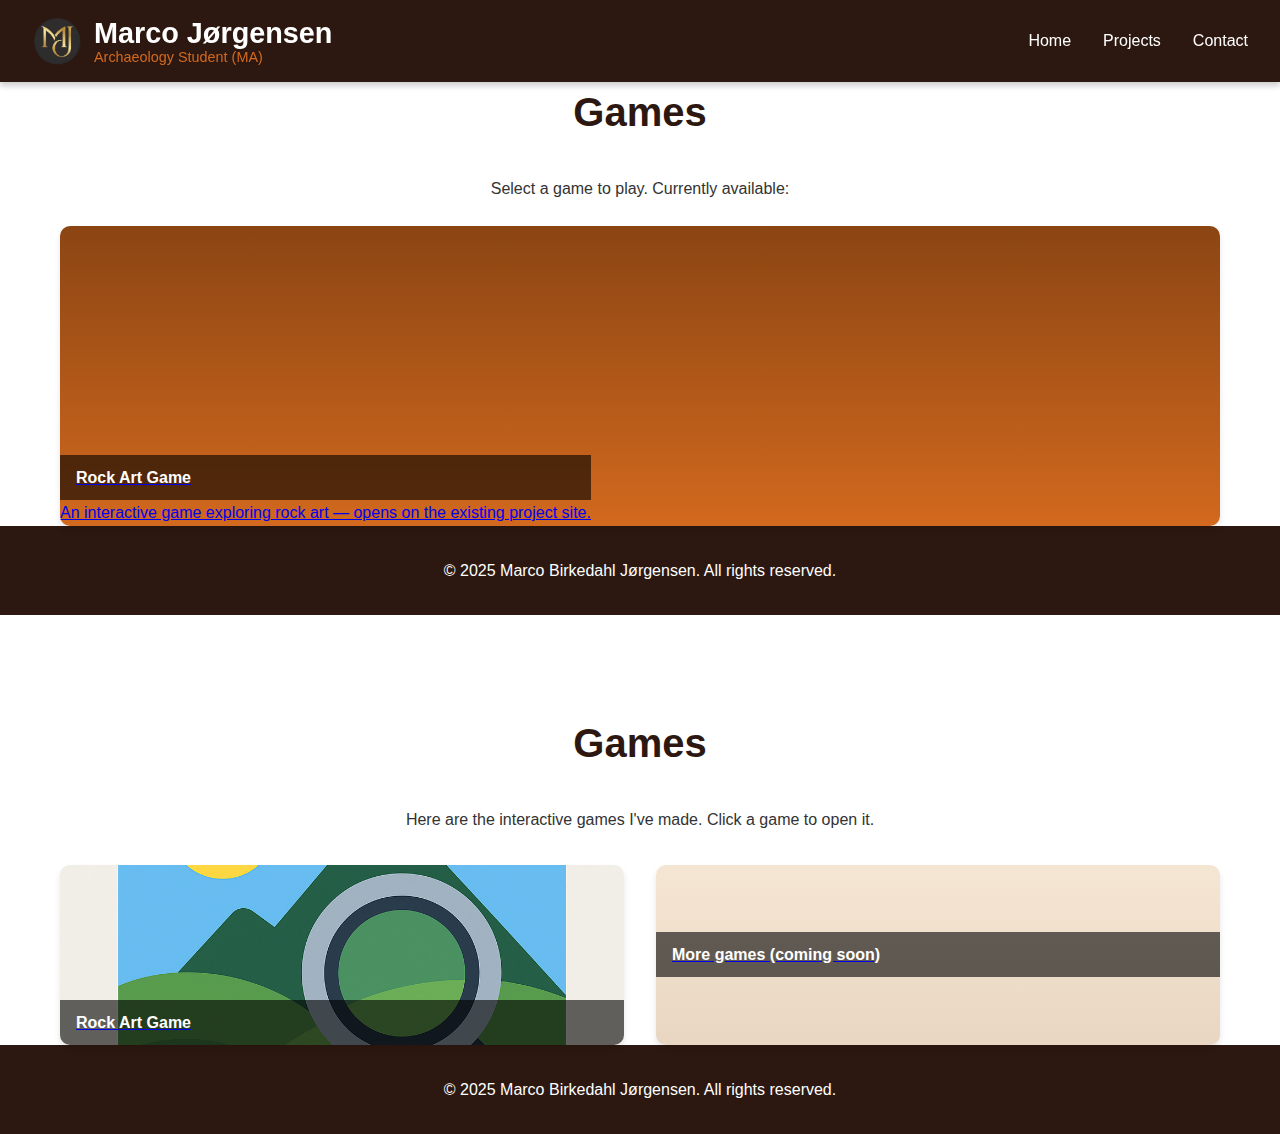
<file: games/index.html>
<!DOCTYPE html>
<html lang="en">
<head>
  <meta charset="utf-8">
  <meta name="viewport" content="width=device-width, initial-scale=1">
  <title>Games — Marco Jørgensen</title>
  <meta name="description" content="Play archaeological games by Marco Jørgensen. Rock Art Game available now.">
  <link rel="icon" type="image/png" sizes="32x32" href="/favicon-32x32.png">
  <link rel="icon" type="image/png" sizes="16x16" href="/favicon-16x16.png">
  <link rel="stylesheet" href="/styles.css">
</head>
<body>
  <header>
    <nav>
      <a href="/" class="logo" aria-label="Home">
        <img src="/Unavngivet.png" alt="Logo" class="logo-image">
        <div class="logo-text">
          <h1>Marco Jørgensen</h1>
          <p class="subtitle">Archaeology Student (MA)</p>
        </div>
      </a>
      <ul class="nav-links">
        <li><a href="/">Home</a></li>
        <li><a href="/#projects">Projects</a></li>
        <li><a href="/#contact">Contact</a></li>
      </ul>
      <div class="hamburger"><span></span><span></span><span></span></div>
    </nav>
  </header>

  <main style="padding-top:80px;">
    <section class="container games-list">
      <h2>Games</h2>
      <p style="text-align:center; max-width:800px; margin:0.5rem auto 1.5rem;">Select a game to play. Currently available:</p>

      <div class="project-gallery">
        <div class="project-item">
          <a href="/rock-art-game/" title="Rock Art Game">
            <div class="project-image" style="background: linear-gradient(180deg,#8B4513,#D2691E);">
              <div>
                <span class="project-name">Rock Art Game</span>
                <div class="project-description">An interactive game exploring rock art — opens on the existing project site.</div>
              </div>
            </div>
          </a>
        </div>
      </div>
    </section>
  </main>

  <footer>
    <div class="container">
      <p>&copy; 2025 Marco Birkedahl Jørgensen. All rights reserved.</p>
    </div>
  </footer>

  <script src="/script.js"></script>
</body>
</html>
<!DOCTYPE html>
<html lang="en">
<head>
    <meta charset="utf-8">
    <meta name="viewport" content="width=device-width, initial-scale=1">
    <title>Games — Marco Jørgensen</title>
    <meta name="description" content="Play archaeological games by Marco Jørgensen. Rock art game and more coming soon.">
    <link rel="icon" type="image/png" sizes="32x32" href="/favicon-32x32.png">
    <link rel="icon" type="image/png" sizes="16x16" href="/favicon-16x16.png">
    <link rel="stylesheet" href="/styles.css">
</head>
<body>
    <header>
        <nav>
            <a href="/" class="logo" aria-label="Home">
                <img src="/Unavngivet.png" alt="Logo" class="logo-image">
                <div class="logo-text">
                    <h1>Marco Jørgensen</h1>
                    <p class="subtitle">Archaeology Student (MA)</p>
                </div>
            </a>
            <ul class="nav-links">
                <li><a href="/">Home</a></li>
                <li><a href="/#projects">Projects</a></li>
                <li><a href="/#contact">Contact</a></li>
            </ul>
            <div class="hamburger">
                <span></span>
                <span></span>
                <span></span>
            </div>
        </nav>
    </header>

    <main style="padding-top:96px;">
        <section class="container">
            <h2>Games</h2>
            <p style="text-align:center; max-width:800px; margin:0.5rem auto 2rem;">Here are the interactive games I've made. Click a game to open it.</p>

            <div class="project-gallery">
                <div class="project-item" style="height:180px;">
                    <a href="/rock-art-game/" title="Rock Art Game">
                        <div class="project-image" style="background-image: url('/assets/images/projects/CircuitscapeQGIS.png'); background-size: cover; background-position: center;">
                            <span class="project-name">Rock Art Game</span>
                        </div>
                    </a>
                </div>

                <div class="project-item" style="height:180px;">
                    <a href="#" title="Coming soon">
                        <div class="project-image" style="background: linear-gradient(180deg,#f5e6d3,#e8d6c2); display:flex; align-items:center; justify-content:center;">
                            <span class="project-name">More games (coming soon)</span>
                        </div>
                    </a>
                </div>
            </div>
        </section>
    </main>

    <footer>
        <div class="container">
            <p>&copy; 2025 Marco Birkedahl Jørgensen. All rights reserved.</p>
        </div>
    </footer>

    <script src="/script.js"></script>
</body>
</html>
</file>
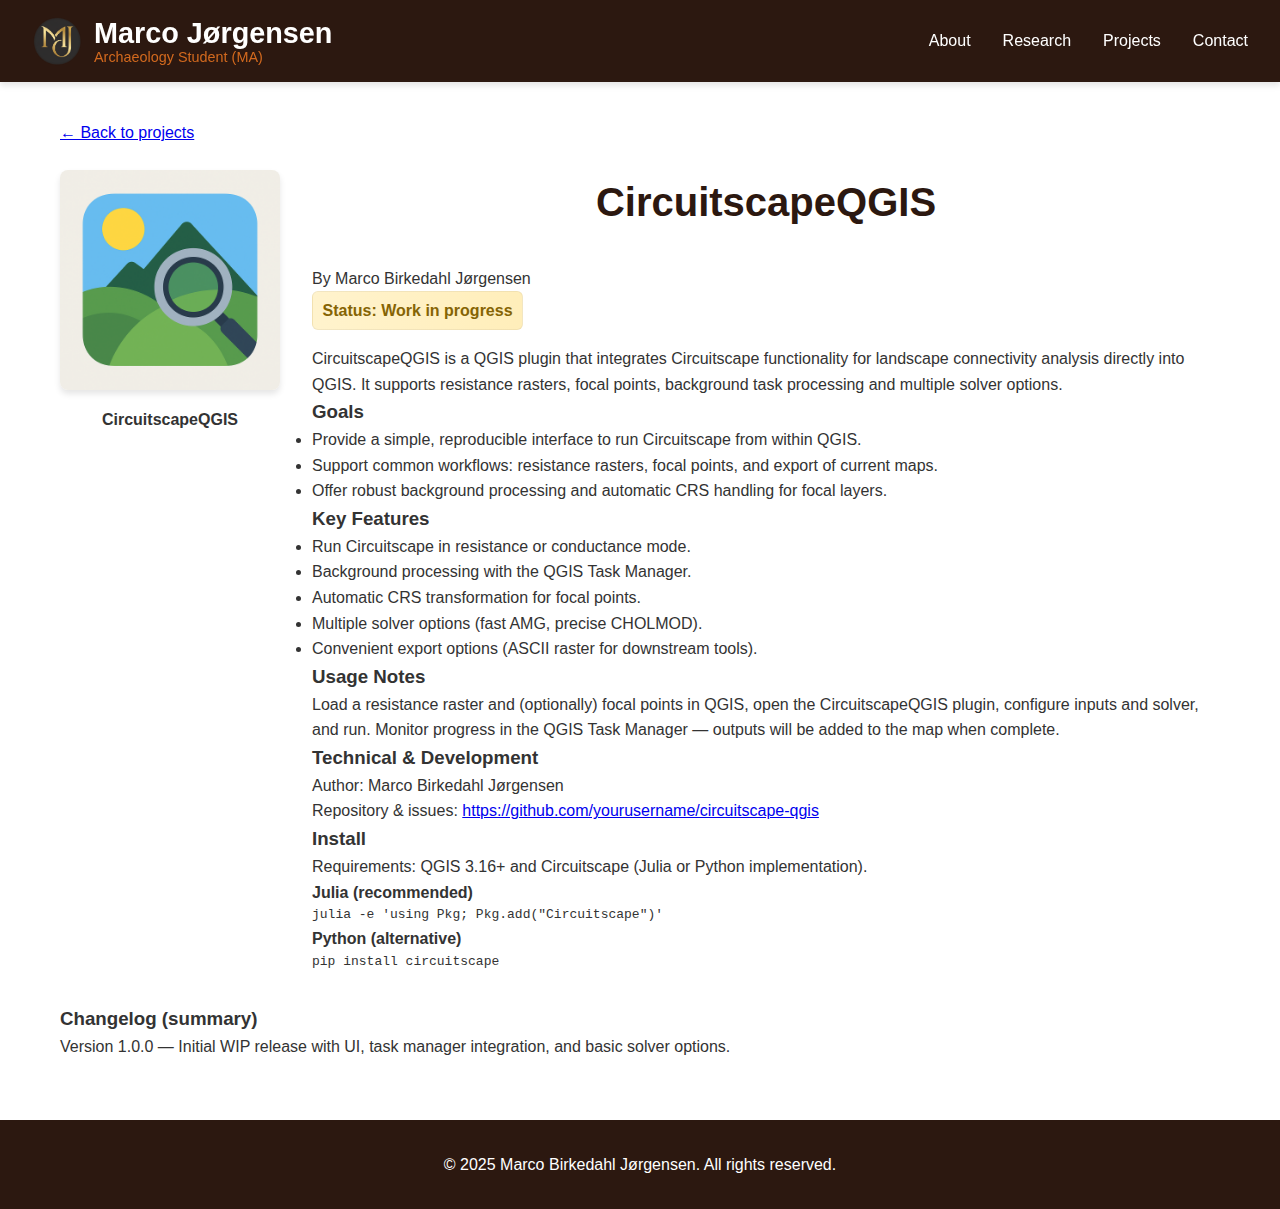
<file: projects/circuitscape-qgis/index.html>
<!DOCTYPE html>
<html lang="en">
<head>
    <meta charset="UTF-8">
    <meta name="viewport" content="width=device-width, initial-scale=1.0">
    <title>CircuitscapeQGIS — Project | Marco Birkedahl Jørgensen</title>
    <meta name="description" content="CircuitscapeQGIS — a QGIS plugin by Marco Birkedahl Jørgensen for running Circuitscape connectivity analyses from inside QGIS.">
    <meta name="author" content="Marco Birkedahl Jørgensen">
    <link rel="stylesheet" href="/styles.css">
    <meta name="robots" content="index, follow">
    <link rel="canonical" href="https://marcoj03rgensen.github.io/projects/circuitscape-qgis">
</head>
<body>
    <header>
        <nav>
            <a href="/" class="logo" aria-label="Home">
                <img src="/Unavngivet.png" alt="Logo" class="logo-image">
                <div class="logo-text">
                    <h1>Marco Jørgensen</h1>
                    <p class="subtitle">Archaeology Student (MA)</p>
                </div>
            </a>
            <ul class="nav-links">
                <li><a href="/#about">About</a></li>
                <li><a href="/#research">Research</a></li>
                <li><a href="/#projects">Projects</a></li>
                <li><a href="/#contact">Contact</a></li>
            </ul>
            <div class="hamburger">
                <span></span>
                <span></span>
                <span></span>
            </div>
        </nav>
    </header>

    <main class="container" style="padding-top:120px; padding-bottom:60px;">
    <a href="/#projects">← Back to projects</a>

        <div class="project-detail" style="margin-top:1.5rem;">
            <div style="display:grid; grid-template-columns: 220px 1fr; gap:2rem; align-items:start;">
                <div>
                    <img src="/assets/images/projects/CircuitscapeQGIS.png" alt="CircuitscapeQGIS icon" style="width:100%; border-radius:8px; box-shadow: var(--shadow);">
                    <p style="margin-top:0.6rem; font-weight:700; text-align:center">CircuitscapeQGIS</p>
                </div>
                <div>
                    <h2>CircuitscapeQGIS</h2>
                    <p class="byline">By Marco Birkedahl Jørgensen</p>
                    <div class="project-status">Status: Work in progress</div>
                    <p>CircuitscapeQGIS is a QGIS plugin that integrates Circuitscape functionality for landscape connectivity analysis directly into QGIS. It supports resistance rasters, focal points, background task processing and multiple solver options.</p>

                    <h3>Goals</h3>
                    <ul>
                        <li>Provide a simple, reproducible interface to run Circuitscape from within QGIS.</li>
                        <li>Support common workflows: resistance rasters, focal points, and export of current maps.</li>
                        <li>Offer robust background processing and automatic CRS handling for focal layers.</li>
                    </ul>

                    <h3>Key Features</h3>
                    <ul>
                        <li>Run Circuitscape in resistance or conductance mode.</li>
                        <li>Background processing with the QGIS Task Manager.</li>
                        <li>Automatic CRS transformation for focal points.</li>
                        <li>Multiple solver options (fast AMG, precise CHOLMOD).</li>
                        <li>Convenient export options (ASCII raster for downstream tools).</li>
                    </ul>

                    <h3>Usage Notes</h3>
                    <p>Load a resistance raster and (optionally) focal points in QGIS, open the CircuitscapeQGIS plugin, configure inputs and solver, and run. Monitor progress in the QGIS Task Manager — outputs will be added to the map when complete.</p>

                    <h3>Technical & Development</h3>
                    <p>Author: Marco Birkedahl Jørgensen</p>
                    <p>Repository & issues: <a href="https://github.com/yourusername/circuitscape-qgis" target="_blank" rel="noopener">https://github.com/yourusername/circuitscape-qgis</a></p>

                    <h3>Install</h3>
                    <p>Requirements: QGIS 3.16+ and Circuitscape (Julia or Python implementation).</p>
                    <p><strong>Julia (recommended)</strong></p>
                    <pre><code>julia -e 'using Pkg; Pkg.add("Circuitscape")'</code></pre>
                    <p><strong>Python (alternative)</strong></p>
                    <pre><code>pip install circuitscape</code></pre>

                </div>
            </div>

            <section style="margin-top:2rem;">
                <h3>Changelog (summary)</h3>
                <p>Version 1.0.0 — Initial WIP release with UI, task manager integration, and basic solver options.</p>
            </section>
        </div>

    </main>

    <footer>
        <div class="container">
            <p>&copy; 2025 Marco Birkedahl Jørgensen. All rights reserved.</p>
        </div>
    </footer>

    <script src="/script.js"></script>

    <!-- Structured data: SoftwareApplication + SoftwareSourceCode (kept for indexing) -->
    <script type="application/ld+json">
    {
      "@context": "https://schema.org",
      "@type": "SoftwareApplication",
      "name": "CircuitscapeQGIS",
      "description": "A QGIS plugin to run Circuitscape connectivity analysis directly from QGIS.",
      "applicationCategory": "DeveloperTool",
      "operatingSystem": "WINDOWS, LINUX, MAC",
      "featureList": "Run Circuitscape from QGIS; background tasks; CRS transformation; multiple solvers",
      "author": { "@type": "Person", "name": "Marco Birkedahl Jørgensen" },
      "softwareVersion": "1.0.0",
    "url": "https://marcoj03rgensen.github.io/projects/circuitscape-qgis",
      "codeRepository": "https://github.com/yourusername/circuitscape-qgis"
    }
    </script>

    <script type="application/ld+json">
    {
      "@context": "https://schema.org",
      "@type": "SoftwareSourceCode",
      "name": "CircuitscapeQGIS",
      "codeRepository": "https://github.com/yourusername/circuitscape-qgis",
      "programmingLanguage": "Python",
      "license": "MIT",
      "author": { "@type": "Person", "name": "Marco Birkedahl Jørgensen" }
    }
    </script>

</body>
</html>
</file>
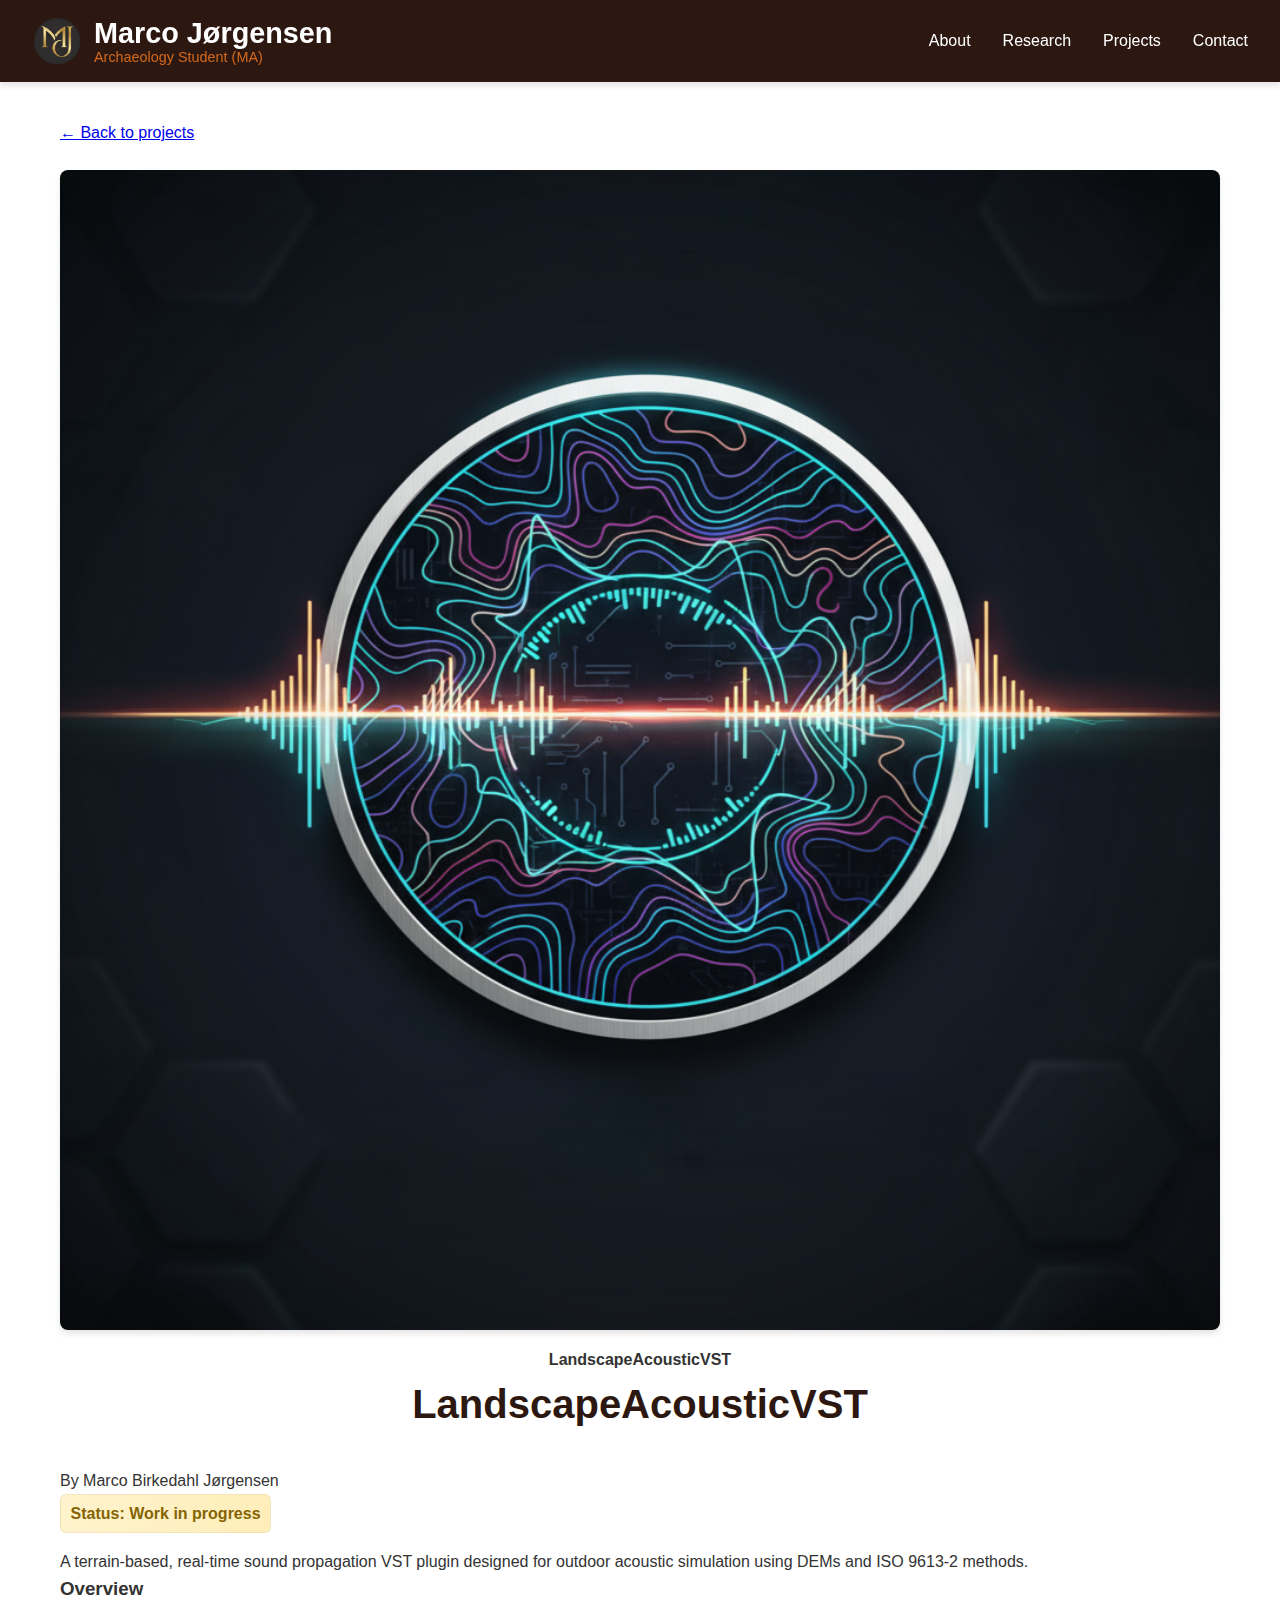
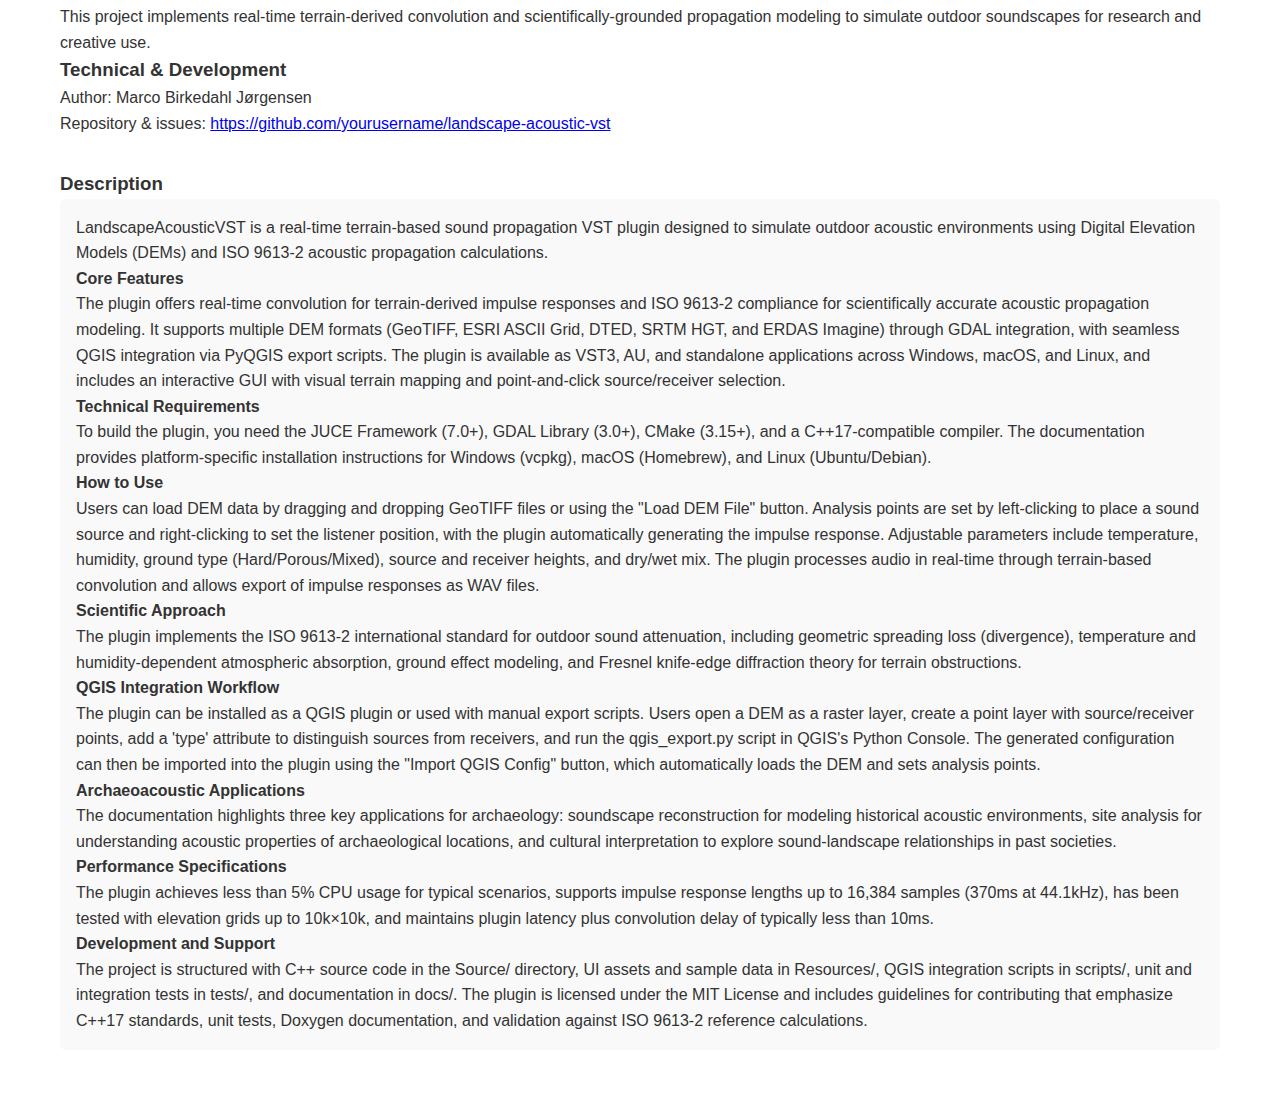
<file: projects/landscape-acoustic-vst/index.html>
<!DOCTYPE html>
<html lang="en">
<head>
    <meta charset="UTF-8">
    <meta name="viewport" content="width=device-width, initial-scale=1.0">
    <title>LandscapeAcousticVST — Project | Marco Birkedahl Jørgensen</title>
    <meta name="description" content="LandscapeAcousticVST — terrain-based, real-time sound propagation VST plugin (WIP) by Marco Birkedahl Jørgensen.">
    <meta name="author" content="Marco Birkedahl Jørgensen">
    <link rel="stylesheet" href="/styles.css">
    <meta name="robots" content="index, follow">
    <link rel="canonical" href="https://marcoj03rgensen.github.io/projects/landscape-acoustic-vst">
</head>
<body>
    <header>
        <nav>
                <a href="/" class="logo" aria-label="Home">
                <img src="/Unavngivet.png" alt="Logo" class="logo-image">
                <div class="logo-text">
                    <h1>Marco Jørgensen</h1>
                    <p class="subtitle">Archaeology Student (MA)</p>
                </div>
            </a>
            <ul class="nav-links">
                <li><a href="/#about">About</a></li>
                <li><a href="/#research">Research</a></li>
                <li><a href="/#projects">Projects</a></li>
                <li><a href="/#contact">Contact</a></li>
            </ul>
            <div class="hamburger">
                <span></span>
                <span></span>
                <span></span>
            </div>
        </nav>
    </header>

    <main class="container" style="padding-top:120px; padding-bottom:60px;">
    <a href="/#projects">← Back to projects</a>

        <div class="project-detail" style="margin-top:1.5rem;">
            <div class="project-detail-grid">
                <div>
                    <!-- Prefer local logo: place file at /assets/images/projects/soundscape-vst.png -->
                    <img src="/assets/images/projects/soundscape-vst.png" alt="LandscapeAcousticVST icon" style="width:100%; border-radius:8px; box-shadow: var(--shadow);" onerror="this.onerror=null;this.src='/icon.png'">
                    <p style="margin-top:0.6rem; font-weight:700; text-align:center">LandscapeAcousticVST</p>
                </div>
                <div>
                    <h2>LandscapeAcousticVST</h2>
                    <p class="byline">By Marco Birkedahl Jørgensen</p>
                    <div class="project-status">Status: Work in progress</div>
                    <p>A terrain-based, real-time sound propagation VST plugin designed for outdoor acoustic simulation using DEMs and ISO 9613-2 methods.</p>

                    <h3>Overview</h3>
                    <p>This project implements real-time terrain-derived convolution and scientifically-grounded propagation modeling to simulate outdoor soundscapes for research and creative use.</p>

                    <h3>Technical & Development</h3>
                    <p>Author: Marco Birkedahl Jørgensen</p>
                    <p>Repository & issues: <a href="https://github.com/yourusername/landscape-acoustic-vst" target="_blank" rel="noopener">https://github.com/yourusername/landscape-acoustic-vst</a></p>
                </div>
            </div>

            <section style="margin-top:2rem;">
                <h3>Description</h3>
                <div class="project-readme" style="background:#f9f9f9;padding:1rem;border-radius:6px;">
                    <p>LandscapeAcousticVST is a real-time terrain-based sound propagation VST plugin designed to
                    simulate outdoor acoustic environments using Digital Elevation Models (DEMs) and ISO 9613-2
                    acoustic propagation calculations.</p>

                    <p><strong>Core Features</strong><br>
                    The plugin offers real-time convolution for terrain-derived impulse responses and ISO 9613-2
                    compliance for scientifically accurate acoustic propagation modeling. It supports multiple DEM
                    formats (GeoTIFF, ESRI ASCII Grid, DTED, SRTM HGT, and ERDAS Imagine) through GDAL integration,
                    with seamless QGIS integration via PyQGIS export scripts. The plugin is available as VST3, AU, and
                    standalone applications across Windows, macOS, and Linux, and includes an interactive GUI with
                    visual terrain mapping and point-and-click source/receiver selection.</p>

                    <p><strong>Technical Requirements</strong><br>
                    To build the plugin, you need the JUCE Framework (7.0+), GDAL Library (3.0+), CMake (3.15+), and a
                    C++17-compatible compiler. The documentation provides platform-specific installation instructions
                    for Windows (vcpkg), macOS (Homebrew), and Linux (Ubuntu/Debian).</p>

                    <p><strong>How to Use</strong><br>
                    Users can load DEM data by dragging and dropping GeoTIFF files or using the "Load DEM File" button.
                    Analysis points are set by left-clicking to place a sound source and right-clicking to set the listener
                    position, with the plugin automatically generating the impulse response. Adjustable parameters
                    include temperature, humidity, ground type (Hard/Porous/Mixed), source and receiver heights, and
                    dry/wet mix. The plugin processes audio in real-time through terrain-based convolution and allows
                    export of impulse responses as WAV files.</p>

                    <p><strong>Scientific Approach</strong><br>
                    The plugin implements the ISO 9613-2 international standard for outdoor sound attenuation,
                    including geometric spreading loss (divergence), temperature and humidity-dependent
                    atmospheric absorption, ground effect modeling, and Fresnel knife-edge diffraction theory for
                    terrain obstructions.</p>

                    <p><strong>QGIS Integration Workflow</strong><br>
                    The plugin can be installed as a QGIS plugin or used with manual export scripts. Users open a DEM as
                    a raster layer, create a point layer with source/receiver points, add a 'type' attribute to distinguish
                    sources from receivers, and run the qgis_export.py script in QGIS's Python Console. The generated
                    configuration can then be imported into the plugin using the "Import QGIS Config" button, which
                    automatically loads the DEM and sets analysis points.</p>

                    <p><strong>Archaeoacoustic Applications</strong><br>
                    The documentation highlights three key applications for archaeology: soundscape reconstruction for
                    modeling historical acoustic environments, site analysis for understanding acoustic properties of
                    archaeological locations, and cultural interpretation to explore sound-landscape relationships in
                    past societies.</p>

                    <p><strong>Performance Specifications</strong><br>
                    The plugin achieves less than 5% CPU usage for typical scenarios, supports impulse response
                    lengths up to 16,384 samples (370ms at 44.1kHz), has been tested with elevation grids up to 10k×10k,
                    and maintains plugin latency plus convolution delay of typically less than 10ms.</p>

                    <p><strong>Development and Support</strong><br>
                    The project is structured with C++ source code in the Source/ directory, UI assets and sample data
                    in Resources/, QGIS integration scripts in scripts/, unit and integration tests in tests/, and
                    documentation in docs/. The plugin is licensed under the MIT License and includes guidelines for
                    contributing that emphasize C++17 standards, unit tests, Doxygen documentation, and validation
                    against ISO 9613-2 reference calculations.</p>
                </div>
            </section>
            
                        <script src="/script.js"></script>

                        <!-- Structured data for indexing -->
                        <script type="application/ld+json">
                        {
                            "@context": "https://schema.org",
                            "@type": "SoftwareApplication",
                            "name": "LandscapeAcousticVST",
                            "description": "Real-time terrain-based sound propagation VST plugin using DEMs and ISO 9613-2 methods.",
                            "applicationCategory": "AudioSoftware",
                            "operatingSystem": "WINDOWS, LINUX, MAC",
                            "author": { "@type": "Person", "name": "Marco Birkedahl Jørgensen" },
                            "softwareVersion": "0.1.0",
                            "url": "https://marcoj03rgensen.github.io/projects/landscape-acoustic-vst",
                            "codeRepository": "https://github.com/yourusername/landscape-acoustic-vst"
                        }
                        </script>

                </div>
        </main>

</body>
</html>
</file>
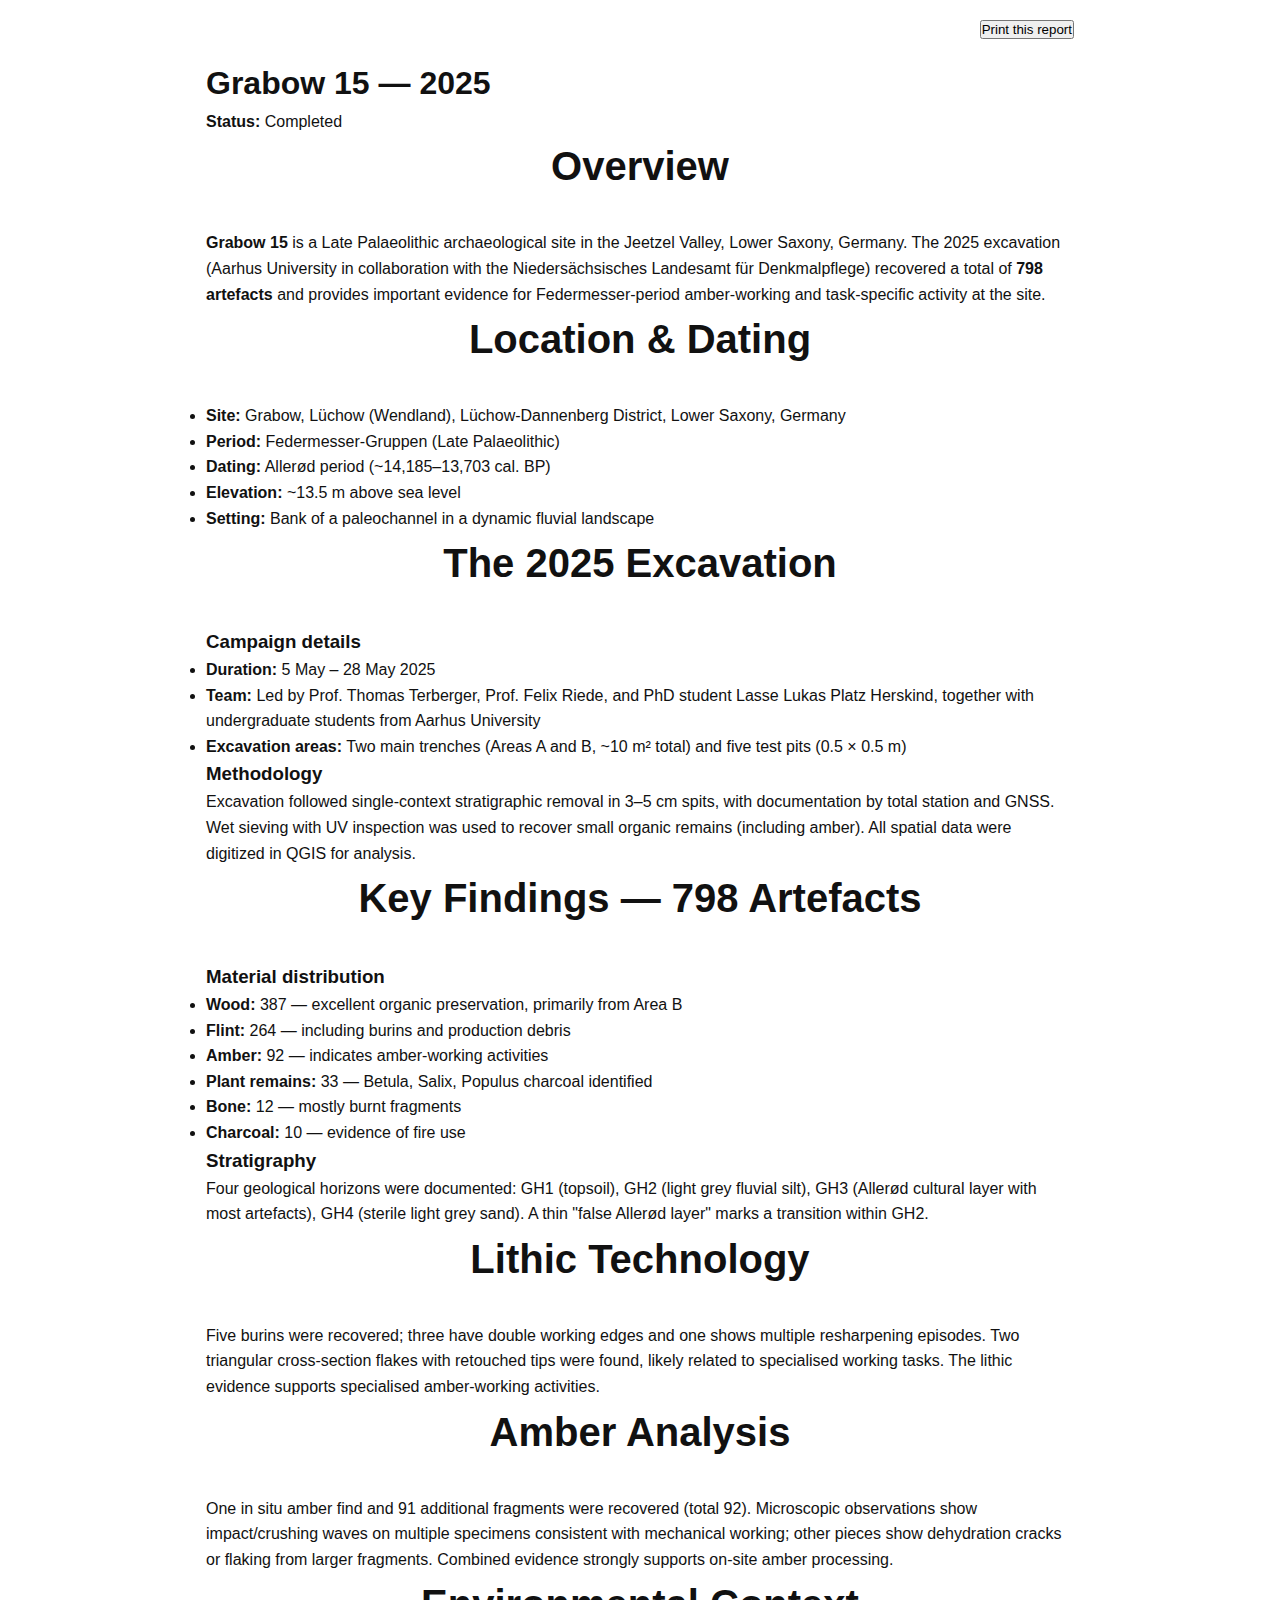
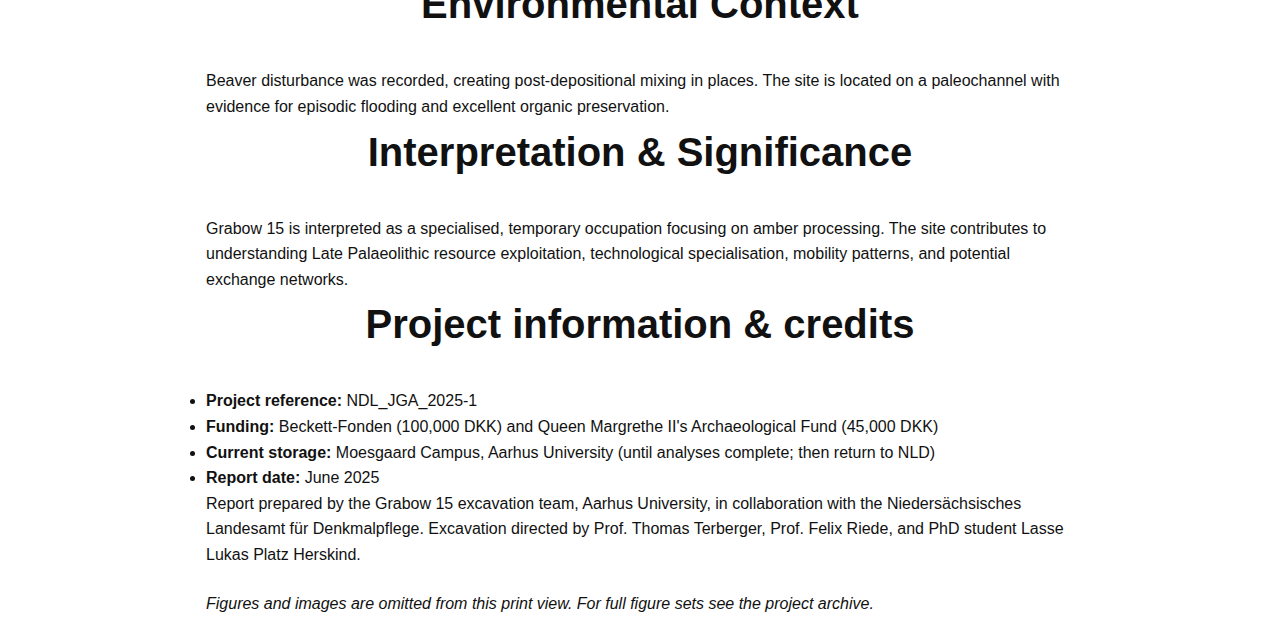
<file: excavations/grabow-15-2025-print.html>
<!DOCTYPE html>
<html lang="en">
<head>
  <meta charset="utf-8">
  <meta name="viewport" content="width=device-width,initial-scale=1">
  <title>Grabow 15 - 2025 — Printable Report</title>
  <link rel="stylesheet" href="/styles.css">
  <style>
    /* Print-friendly overrides */
    body { background: #fff; color: #111; }
    header, nav, .hamburger, .cta-button, footer { display: none !important; }
    .container { max-width: 900px; margin: 0 auto; padding: 1rem; }
    h2,h3,h4 { color: #111; }
    @media print {
      body { font-size: 12pt; }
      a[href]:after { content: " (" attr(href) ")"; font-size: 10pt; }
      .no-print { display: none !important; }
    }
  </style>
</head>
<body>
  <div class="container">
    <p class="no-print" style="text-align:right; margin-bottom:1rem;"><button onclick="window.print()">Print this report</button></p>

    <h1>Grabow 15 — 2025</h1>
    <p><strong>Status:</strong> Completed</p>

    <section>
      <h2>Overview</h2>
      <p><strong>Grabow 15</strong> is a Late Palaeolithic archaeological site in the Jeetzel Valley, Lower Saxony, Germany. The 2025 excavation (Aarhus University in collaboration with the Niedersächsisches Landesamt für Denkmalpflege) recovered a total of <strong>798 artefacts</strong> and provides important evidence for Federmesser-period amber-working and task-specific activity at the site.</p>
    </section>

    <section>
      <h2>Location &amp; Dating</h2>
      <ul>
        <li><strong>Site:</strong> Grabow, Lüchow (Wendland), Lüchow-Dannenberg District, Lower Saxony, Germany</li>
        <li><strong>Period:</strong> Federmesser-Gruppen (Late Palaeolithic)</li>
        <li><strong>Dating:</strong> Allerød period (~14,185–13,703 cal. BP)</li>
        <li><strong>Elevation:</strong> ~13.5 m above sea level</li>
        <li><strong>Setting:</strong> Bank of a paleochannel in a dynamic fluvial landscape</li>
      </ul>
    </section>

    <section>
      <h2>The 2025 Excavation</h2>
      <h3>Campaign details</h3>
      <ul>
        <li><strong>Duration:</strong> 5 May – 28 May 2025</li>
        <li><strong>Team:</strong> Led by Prof. Thomas Terberger, Prof. Felix Riede, and PhD student Lasse Lukas Platz Herskind, together with undergraduate students from Aarhus University</li>
        <li><strong>Excavation areas:</strong> Two main trenches (Areas A and B, ~10 m² total) and five test pits (0.5 × 0.5 m)</li>
      </ul>

      <h3>Methodology</h3>
      <p>Excavation followed single-context stratigraphic removal in 3–5 cm spits, with documentation by total station and GNSS. Wet sieving with UV inspection was used to recover small organic remains (including amber). All spatial data were digitized in QGIS for analysis.</p>
    </section>

    <section>
      <h2>Key Findings — 798 Artefacts</h2>
      <h3>Material distribution</h3>
      <ul>
        <li><strong>Wood:</strong> 387 — excellent organic preservation, primarily from Area B</li>
        <li><strong>Flint:</strong> 264 — including burins and production debris</li>
        <li><strong>Amber:</strong> 92 — indicates amber-working activities</li>
        <li><strong>Plant remains:</strong> 33 — Betula, Salix, Populus charcoal identified</li>
        <li><strong>Bone:</strong> 12 — mostly burnt fragments</li>
        <li><strong>Charcoal:</strong> 10 — evidence of fire use</li>
      </ul>

      <h3>Stratigraphy</h3>
      <p>Four geological horizons were documented: GH1 (topsoil), GH2 (light grey fluvial silt), GH3 (Allerød cultural layer with most artefacts), GH4 (sterile light grey sand). A thin "false Allerød layer" marks a transition within GH2.</p>
    </section>

    <section>
      <h2>Lithic Technology</h2>
      <p>Five burins were recovered; three have double working edges and one shows multiple resharpening episodes. Two triangular cross-section flakes with retouched tips were found, likely related to specialised working tasks. The lithic evidence supports specialised amber-working activities.</p>
    </section>

    <section>
      <h2>Amber Analysis</h2>
      <p>One in situ amber find and 91 additional fragments were recovered (total 92). Microscopic observations show impact/crushing waves on multiple specimens consistent with mechanical working; other pieces show dehydration cracks or flaking from larger fragments. Combined evidence strongly supports on-site amber processing.</p>
    </section>

    <section>
      <h2>Environmental Context</h2>
      <p>Beaver disturbance was recorded, creating post-depositional mixing in places. The site is located on a paleochannel with evidence for episodic flooding and excellent organic preservation.</p>
    </section>

    <section>
      <h2>Interpretation &amp; Significance</h2>
      <p>Grabow 15 is interpreted as a specialised, temporary occupation focusing on amber processing. The site contributes to understanding Late Palaeolithic resource exploitation, technological specialisation, mobility patterns, and potential exchange networks.</p>
    </section>

    <section>
      <h2>Project information &amp; credits</h2>
      <ul>
        <li><strong>Project reference:</strong> NDL_JGA_2025-1</li>
        <li><strong>Funding:</strong> Beckett-Fonden (100,000 DKK) and Queen Margrethe II's Archaeological Fund (45,000 DKK)</li>
        <li><strong>Current storage:</strong> Moesgaard Campus, Aarhus University (until analyses complete; then return to NLD)</li>
        <li><strong>Report date:</strong> June 2025</li>
      </ul>
      <p>Report prepared by the Grabow 15 excavation team, Aarhus University, in collaboration with the Niedersächsisches Landesamt für Denkmalpflege. Excavation directed by Prof. Thomas Terberger, Prof. Felix Riede, and PhD student Lasse Lukas Platz Herskind.</p>
    </section>

    <p style="margin-top:1.5rem; font-style:italic;">Figures and images are omitted from this print view. For full figure sets see the project archive.</p>

  </div>
</body>
</html>
</file>
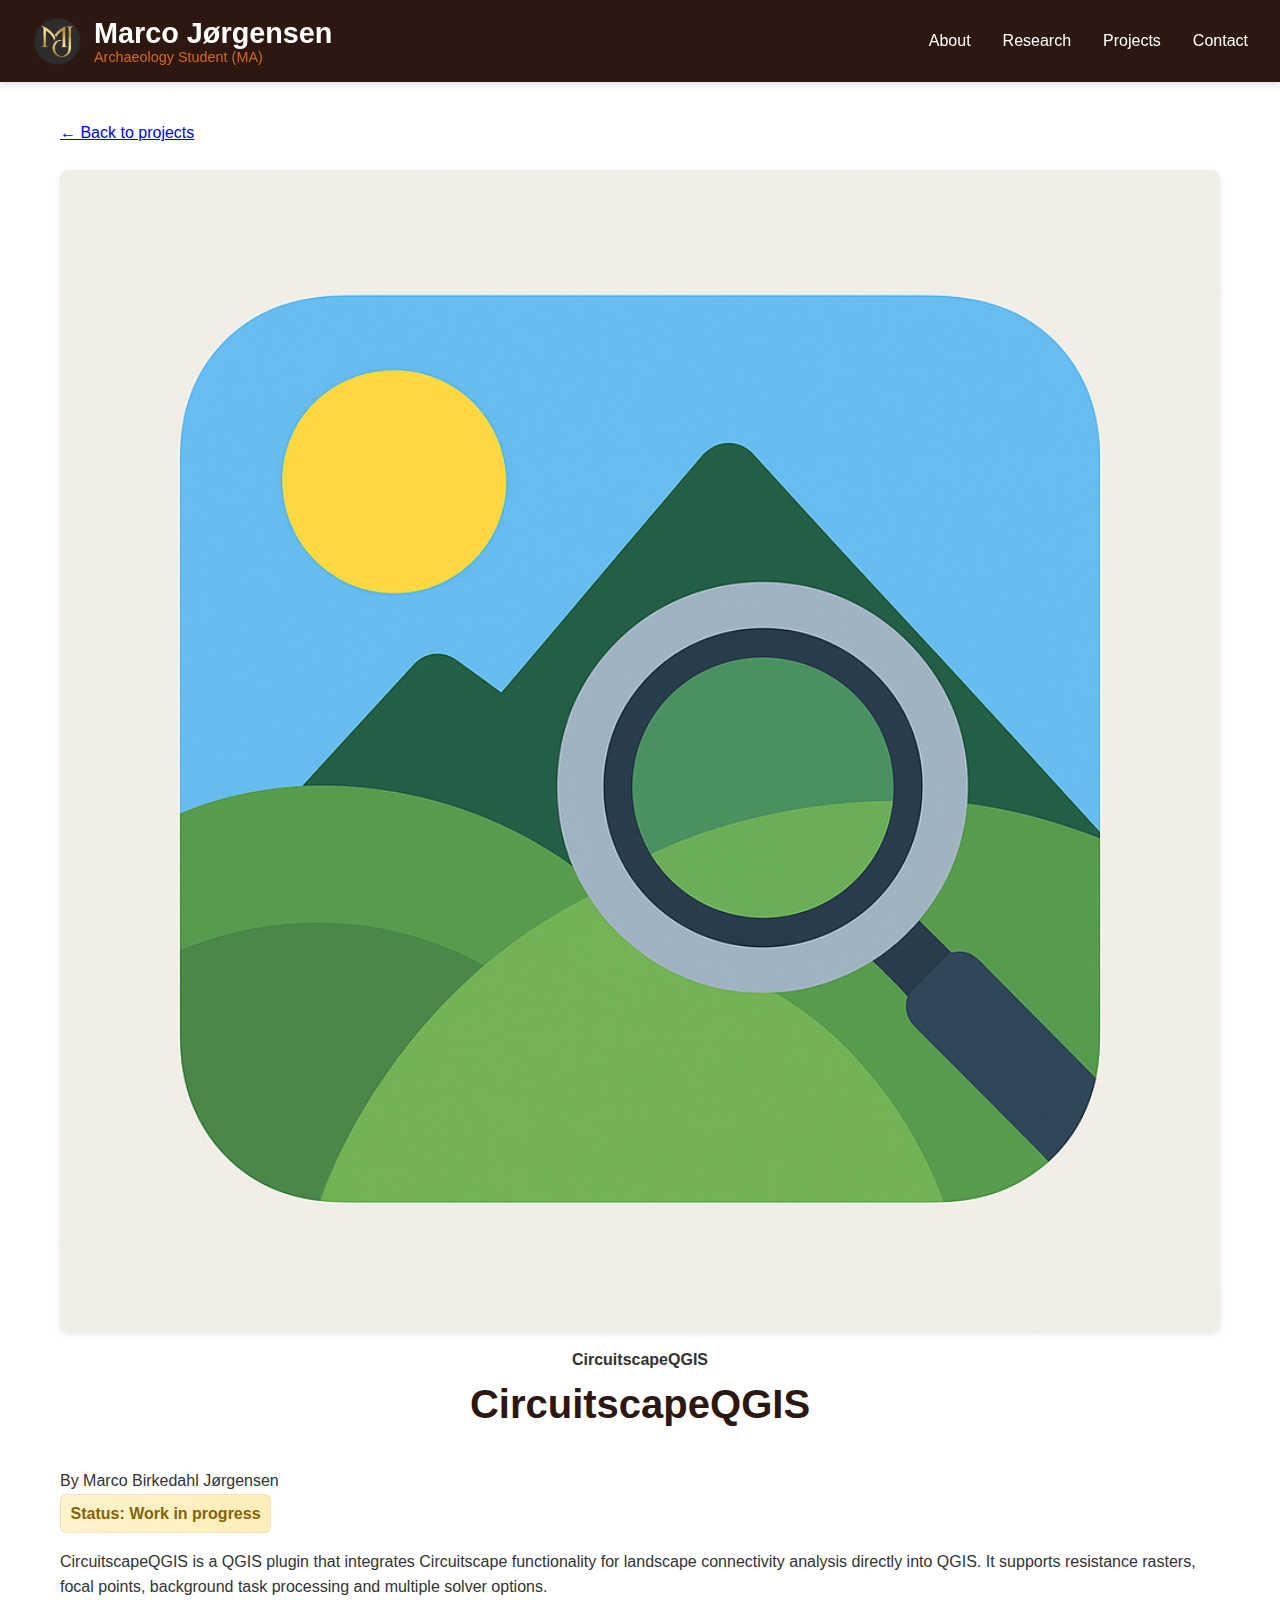
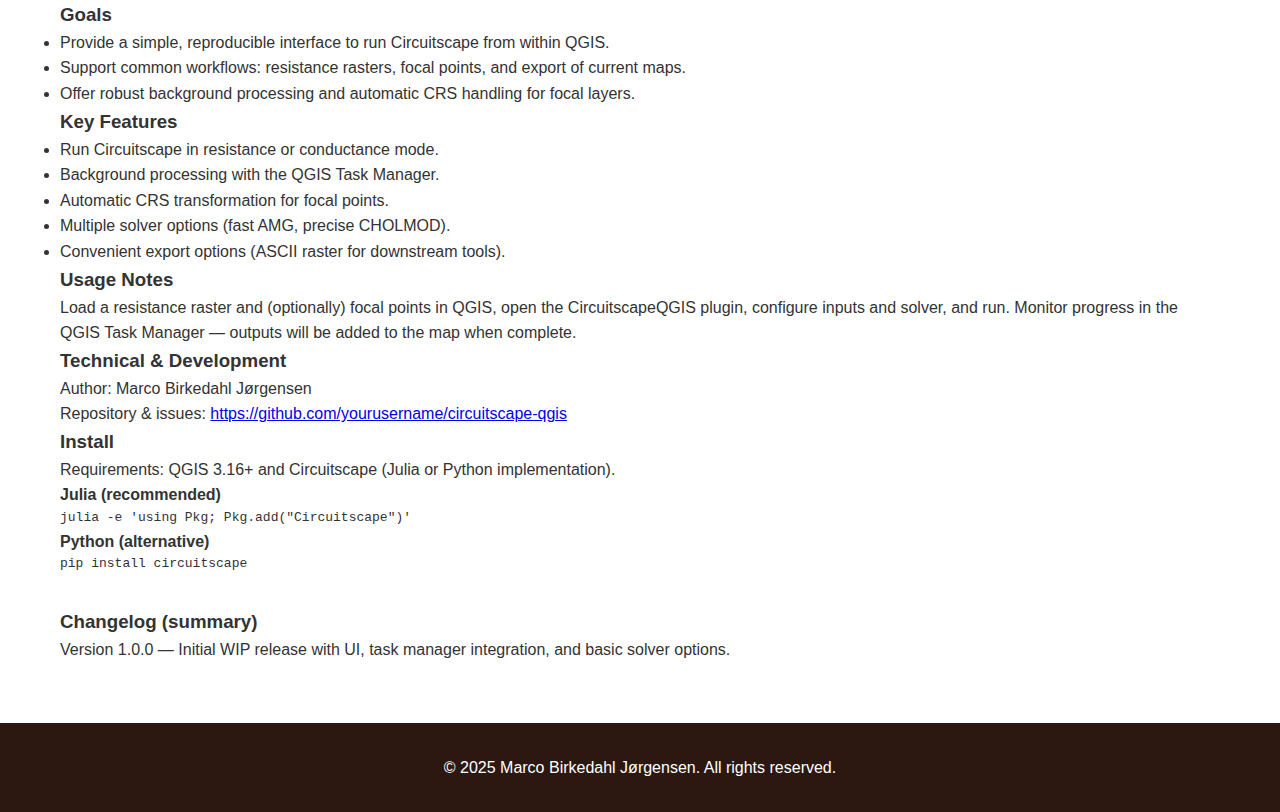
<file: projects/circuitscape-qgis.html>
<!DOCTYPE html>
<html lang="en">
<head>
    <meta charset="UTF-8">
    <meta name="viewport" content="width=device-width, initial-scale=1.0">
    <title>CircuitscapeQGIS — Project | Marco Birkedahl Jørgensen</title>
    <meta name="description" content="CircuitscapeQGIS — a QGIS plugin by Marco Birkedahl Jørgensen for running Circuitscape connectivity analyses from inside QGIS.">
    <meta name="author" content="Marco Birkedahl Jørgensen">
    <link rel="stylesheet" href="/styles.css">
    <meta name="robots" content="index, follow">
    <link rel="canonical" href="https://marcoj03rgensen.github.io/projects/circuitscape-qgis">
</head>
<body>
    <header>
        <nav>
            <a href="/" class="logo" aria-label="Home">
                <img src="/Unavngivet.png" alt="Logo" class="logo-image">
                <div class="logo-text">
                    <h1>Marco Jørgensen</h1>
                    <p class="subtitle">Archaeology Student (MA)</p>
                </div>
            </a>
            <ul class="nav-links">
                <li><a href="/#about">About</a></li>
                <li><a href="/#research">Research</a></li>
                <li><a href="/#projects">Projects</a></li>
                <li><a href="/#contact">Contact</a></li>
            </ul>
            <div class="hamburger">
                <span></span>
                <span></span>
                <span></span>
            </div>
        </nav>
    </header>

    <main class="container" style="padding-top:120px; padding-bottom:60px;">
    <a href="/#projects">← Back to projects</a>

        <div class="project-detail" style="margin-top:1.5rem;">
                <div class="project-detail-grid">
                <div>
                    <img src="/assets/images/projects/CircuitscapeQGIS.png" alt="CircuitscapeQGIS icon" style="width:100%; border-radius:8px; box-shadow: var(--shadow);">
                    <p style="margin-top:0.6rem; font-weight:700; text-align:center">CircuitscapeQGIS</p>
                </div>
                <div>
                    <h2>CircuitscapeQGIS</h2>
                    <p class="byline">By Marco Birkedahl Jørgensen</p>
                    <div class="project-status">Status: Work in progress</div>
                    <p>CircuitscapeQGIS is a QGIS plugin that integrates Circuitscape functionality for landscape connectivity analysis directly into QGIS. It supports resistance rasters, focal points, background task processing and multiple solver options.</p>

                    <h3>Goals</h3>
                    <ul>
                        <li>Provide a simple, reproducible interface to run Circuitscape from within QGIS.</li>
                        <li>Support common workflows: resistance rasters, focal points, and export of current maps.</li>
                        <li>Offer robust background processing and automatic CRS handling for focal layers.</li>
                    </ul>

                    <h3>Key Features</h3>
                    <ul>
                        <li>Run Circuitscape in resistance or conductance mode.</li>
                        <li>Background processing with the QGIS Task Manager.</li>
                        <li>Automatic CRS transformation for focal points.</li>
                        <li>Multiple solver options (fast AMG, precise CHOLMOD).</li>
                        <li>Convenient export options (ASCII raster for downstream tools).</li>
                    </ul>

                    <h3>Usage Notes</h3>
                    <p>Load a resistance raster and (optionally) focal points in QGIS, open the CircuitscapeQGIS plugin, configure inputs and solver, and run. Monitor progress in the QGIS Task Manager — outputs will be added to the map when complete.</p>

                    <h3>Technical & Development</h3>
                    <p>Author: Marco Birkedahl Jørgensen</p>
                    <p>Repository & issues: <a href="https://github.com/yourusername/circuitscape-qgis" target="_blank" rel="noopener">https://github.com/yourusername/circuitscape-qgis</a></p>

                    <h3>Install</h3>
                    <p>Requirements: QGIS 3.16+ and Circuitscape (Julia or Python implementation).</p>
                    <p><strong>Julia (recommended)</strong></p>
                    <pre><code>julia -e 'using Pkg; Pkg.add("Circuitscape")'</code></pre>
                    <p><strong>Python (alternative)</strong></p>
                    <pre><code>pip install circuitscape</code></pre>

                </div>
            </div>

            <section style="margin-top:2rem;">
                <h3>Changelog (summary)</h3>
                <p>Version 1.0.0 — Initial WIP release with UI, task manager integration, and basic solver options.</p>
            </section>
        </div>

    </main>

    <footer>
        <div class="container">
            <p>&copy; 2025 Marco Birkedahl Jørgensen. All rights reserved.</p>
        </div>
    </footer>

    <script src="/script.js"></script>

    <!-- Structured data: SoftwareApplication + SoftwareSourceCode (kept for indexing) -->
    <script type="application/ld+json">
    {
      "@context": "https://schema.org",
      "@type": "SoftwareApplication",
      "name": "CircuitscapeQGIS",
      "description": "A QGIS plugin to run Circuitscape connectivity analysis directly from QGIS.",
      "applicationCategory": "DeveloperTool",
      "operatingSystem": "WINDOWS, LINUX, MAC",
      "featureList": "Run Circuitscape from QGIS; background tasks; CRS transformation; multiple solvers",
      "author": { "@type": "Person", "name": "Marco Birkedahl Jørgensen" },
      "softwareVersion": "1.0.0",
    "url": "https://marcoj03rgensen.github.io/projects/circuitscape-qgis",
      "codeRepository": "https://github.com/yourusername/circuitscape-qgis"
    }
    </script>

    <script type="application/ld+json">
    {
      "@context": "https://schema.org",
      "@type": "SoftwareSourceCode",
      "name": "CircuitscapeQGIS",
      "codeRepository": "https://github.com/yourusername/circuitscape-qgis",
      "programmingLanguage": "Python",
      "license": "MIT",
      "author": { "@type": "Person", "name": "Marco Birkedahl Jørgensen" }
    }
    </script>

</body>
</html>
</file>
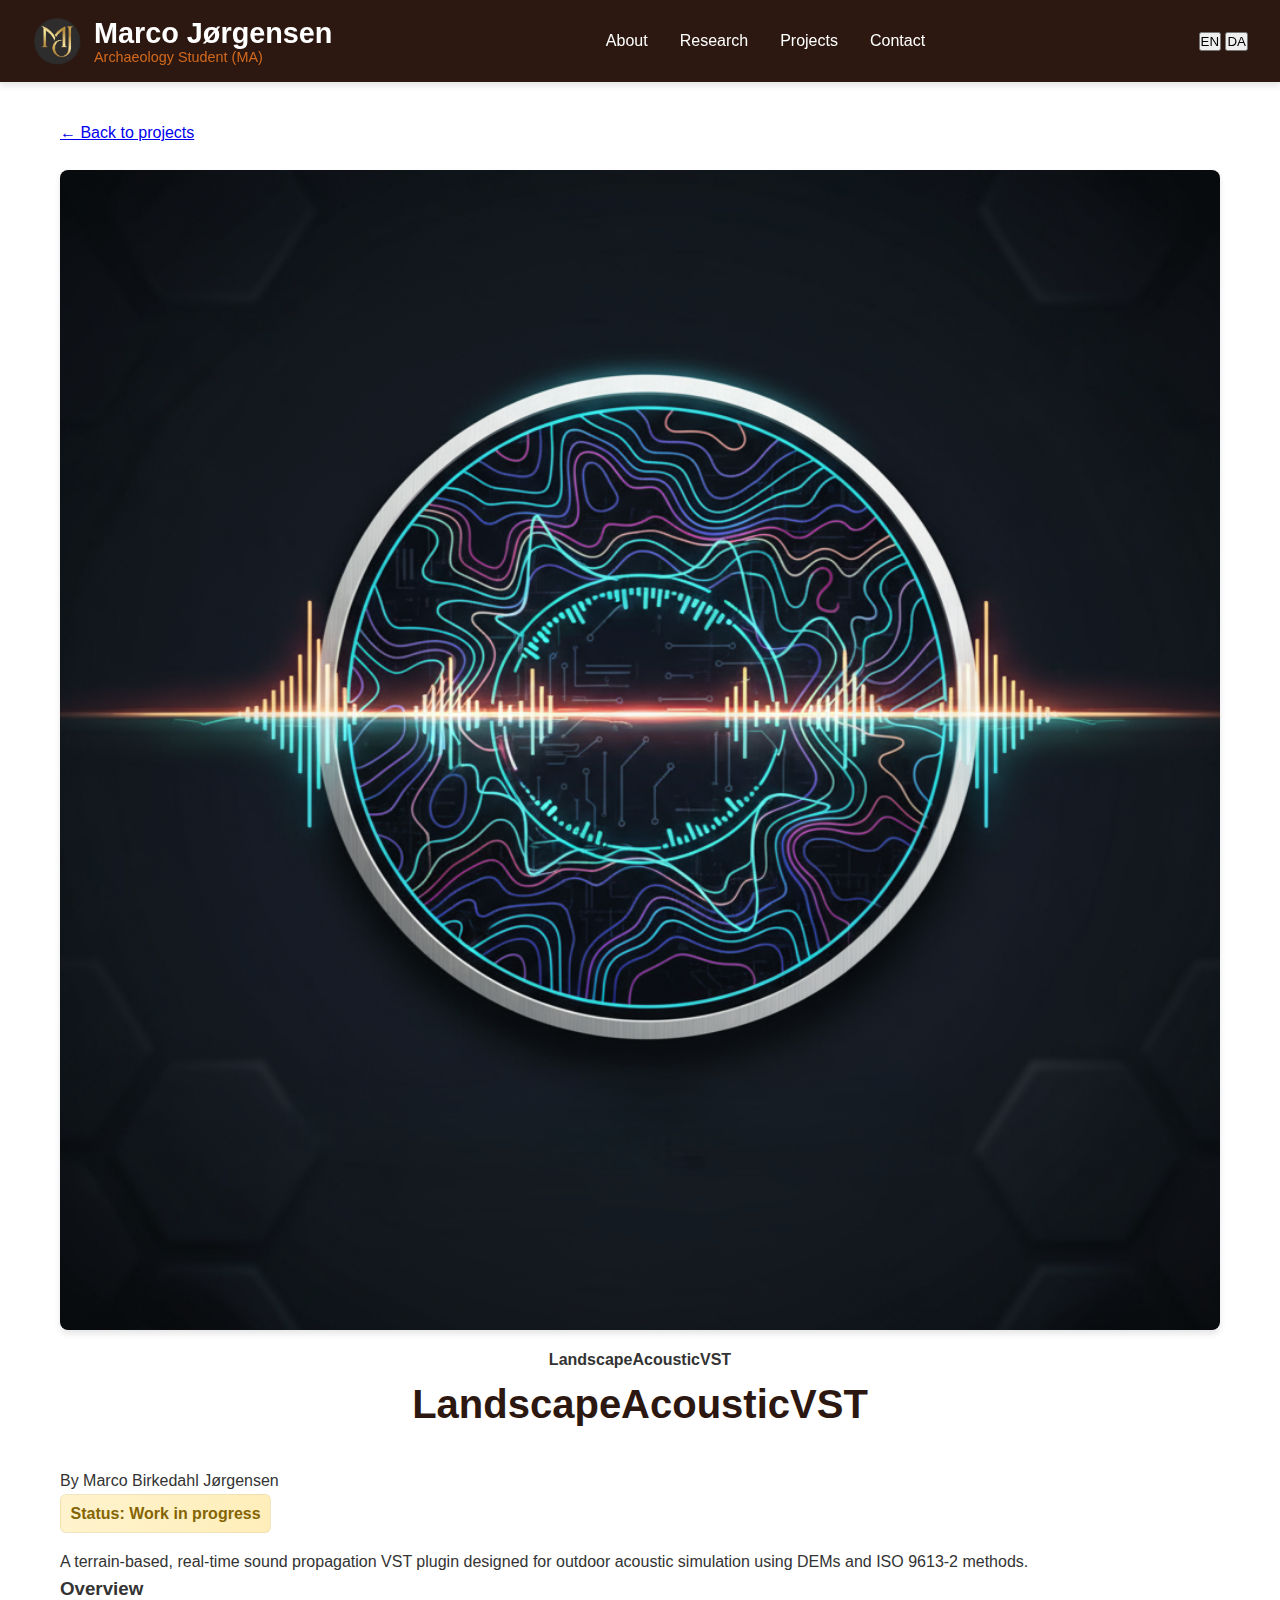
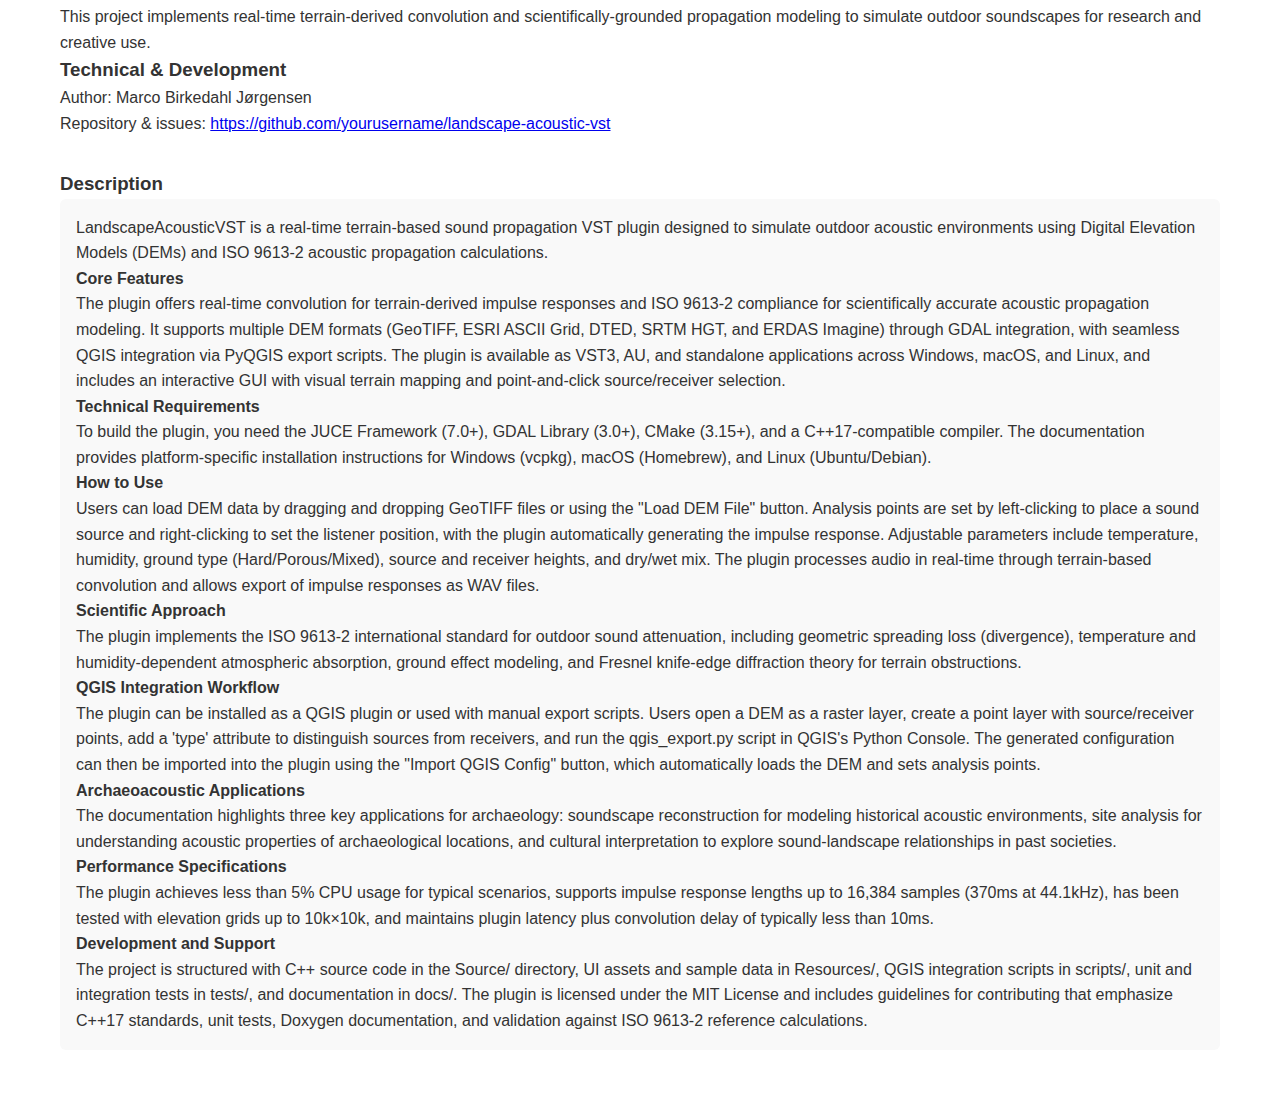
<file: projects/landscape-acoustic-vst.html>
<!DOCTYPE html>
<html lang="en">
<head>
    <meta charset="UTF-8">
    <meta name="viewport" content="width=device-width, initial-scale=1.0">
    <title>LandscapeAcousticVST — Project | Marco Birkedahl Jørgensen</title>
    <meta name="description" content="LandscapeAcousticVST — terrain-based, real-time sound propagation VST plugin (WIP) by Marco Birkedahl Jørgensen.">
    <meta name="author" content="Marco Birkedahl Jørgensen">
    <link rel="stylesheet" href="/styles.css">
    <meta name="robots" content="index, follow">
    <link rel="canonical" href="https://marcoj03rgensen.github.io/projects/landscape-acoustic-vst">
    
    <!-- Favicons -->
    <link rel="icon" type="image/png" sizes="32x32" href="/favicon-32x32.png">
    <link rel="icon" type="image/png" sizes="16x16" href="/favicon-16x16.png">
    <link rel="shortcut icon" href="/favicon-32x32.png">
</head>
<body>
    <header>
        <nav>
                <a href="/" class="logo" aria-label="Home">
                <img src="/Unavngivet.png" alt="Logo" class="logo-image">
                <div class="logo-text">
                    <h1>Marco Jørgensen</h1>
                    <p class="subtitle">Archaeology Student (MA)</p>
                </div>
            </a>
            <ul class="nav-links">
                <li><a href="/#about" data-i18n="nav_about">About</a></li>
                <li><a href="/#research" data-i18n="nav_research">Research</a></li>
                <li><a href="/#projects" data-i18n="nav_projects">Projects</a></li>
                <li><a href="/#contact" data-i18n="nav_contact">Contact</a></li>
            </ul>
            <div class="lang-switch">
                <button class="lang-toggle" data-lang="en" aria-pressed="false">EN</button>
                <button class="lang-toggle" data-lang="da" aria-pressed="false">DA</button>
            </div>
            <div class="hamburger">
                <span></span>
                <span></span>
                <span></span>
            </div>
        </nav>
    </header>

    <main class="container" style="padding-top:120px; padding-bottom:60px;">
    <a href="/#projects" data-i18n="back_to_projects">← Back to projects</a>

        <div class="project-detail" style="margin-top:1.5rem;">
            <div class="project-detail-grid">
                <div>
                    <!-- Prefer local logo: place file at /assets/images/projects/soundscape-vst.png -->
                    <img src="/assets/images/projects/soundscape-vst.png" alt="LandscapeAcousticVST icon" style="width:100%; border-radius:8px; box-shadow: var(--shadow);" onerror="this.onerror=null;this.src='/icon.png'">
                    <p style="margin-top:0.6rem; font-weight:700; text-align:center">LandscapeAcousticVST</p>
                </div>
                <div>
                    <h2>LandscapeAcousticVST</h2>
                    <p class="byline" data-i18n="project_byline">By Marco Birkedahl Jørgensen</p>
                    <div class="project-status"><span data-i18n="project_status">Status:</span> <span data-i18n="project_status_wip">Work in progress</span></div>
                    <p>A terrain-based, real-time sound propagation VST plugin designed for outdoor acoustic simulation using DEMs and ISO 9613-2 methods.</p>

                    <h3 data-i18n="project_overview">Overview</h3>
                    <p>This project implements real-time terrain-derived convolution and scientifically-grounded propagation modeling to simulate outdoor soundscapes for research and creative use.</p>

                    <h3 data-i18n="project_technical">Technical & Development</h3>
                    <p><span data-i18n="project_author">Author:</span> Marco Birkedahl Jørgensen</p>
                    <p><span data-i18n="project_repo">Repository & issues:</span> <a href="https://github.com/yourusername/landscape-acoustic-vst" target="_blank" rel="noopener">https://github.com/yourusername/landscape-acoustic-vst</a></p>
                </div>
            </div>

            <section style="margin-top:2rem;">
                <h3 data-i18n="project_description">Description</h3>
                <div class="project-readme" style="background:#f9f9f9;padding:1rem;border-radius:6px;">
                    <p>LandscapeAcousticVST is a real-time terrain-based sound propagation VST plugin designed to
                    simulate outdoor acoustic environments using Digital Elevation Models (DEMs) and ISO 9613-2
                    acoustic propagation calculations.</p>

                    <p><strong>Core Features</strong><br>
                    The plugin offers real-time convolution for terrain-derived impulse responses and ISO 9613-2
                    compliance for scientifically accurate acoustic propagation modeling. It supports multiple DEM
                    formats (GeoTIFF, ESRI ASCII Grid, DTED, SRTM HGT, and ERDAS Imagine) through GDAL integration,
                    with seamless QGIS integration via PyQGIS export scripts. The plugin is available as VST3, AU, and
                    standalone applications across Windows, macOS, and Linux, and includes an interactive GUI with
                    visual terrain mapping and point-and-click source/receiver selection.</p>

                    <p><strong>Technical Requirements</strong><br>
                    To build the plugin, you need the JUCE Framework (7.0+), GDAL Library (3.0+), CMake (3.15+), and a
                    C++17-compatible compiler. The documentation provides platform-specific installation instructions
                    for Windows (vcpkg), macOS (Homebrew), and Linux (Ubuntu/Debian).</p>

                    <p><strong>How to Use</strong><br>
                    Users can load DEM data by dragging and dropping GeoTIFF files or using the "Load DEM File" button.
                    Analysis points are set by left-clicking to place a sound source and right-clicking to set the listener
                    position, with the plugin automatically generating the impulse response. Adjustable parameters
                    include temperature, humidity, ground type (Hard/Porous/Mixed), source and receiver heights, and
                    dry/wet mix. The plugin processes audio in real-time through terrain-based convolution and allows
                    export of impulse responses as WAV files.</p>

                    <p><strong>Scientific Approach</strong><br>
                    The plugin implements the ISO 9613-2 international standard for outdoor sound attenuation,
                    including geometric spreading loss (divergence), temperature and humidity-dependent
                    atmospheric absorption, ground effect modeling, and Fresnel knife-edge diffraction theory for
                    terrain obstructions.</p>

                    <p><strong>QGIS Integration Workflow</strong><br>
                    The plugin can be installed as a QGIS plugin or used with manual export scripts. Users open a DEM as
                    a raster layer, create a point layer with source/receiver points, add a 'type' attribute to distinguish
                    sources from receivers, and run the qgis_export.py script in QGIS's Python Console. The generated
                    configuration can then be imported into the plugin using the "Import QGIS Config" button, which
                    automatically loads the DEM and sets analysis points.</p>

                    <p><strong>Archaeoacoustic Applications</strong><br>
                    The documentation highlights three key applications for archaeology: soundscape reconstruction for
                    modeling historical acoustic environments, site analysis for understanding acoustic properties of
                    archaeological locations, and cultural interpretation to explore sound-landscape relationships in
                    past societies.</p>

                    <p><strong>Performance Specifications</strong><br>
                    The plugin achieves less than 5% CPU usage for typical scenarios, supports impulse response
                    lengths up to 16,384 samples (370ms at 44.1kHz), has been tested with elevation grids up to 10k×10k,
                    and maintains plugin latency plus convolution delay of typically less than 10ms.</p>

                    <p><strong>Development and Support</strong><br>
                    The project is structured with C++ source code in the Source/ directory, UI assets and sample data
                    in Resources/, QGIS integration scripts in scripts/, unit and integration tests in tests/, and
                    documentation in docs/. The plugin is licensed under the MIT License and includes guidelines for
                    contributing that emphasize C++17 standards, unit tests, Doxygen documentation, and validation
                    against ISO 9613-2 reference calculations.</p>
                </div>
            </section>
            
                        <script src="/script.js"></script>

                        <!-- Structured data for indexing -->
                        <script type="application/ld+json">
                        {
                            "@context": "https://schema.org",
                            "@type": "SoftwareApplication",
                            "name": "LandscapeAcousticVST",
                            "description": "Real-time terrain-based sound propagation VST plugin using DEMs and ISO 9613-2 methods.",
                            "applicationCategory": "AudioSoftware",
                            "operatingSystem": "WINDOWS, LINUX, MAC",
                            "author": { "@type": "Person", "name": "Marco Birkedahl Jørgensen" },
                            "softwareVersion": "0.1.0",
                            "url": "https://marcoj03rgensen.github.io/projects/landscape-acoustic-vst",
                            "codeRepository": "https://github.com/yourusername/landscape-acoustic-vst"
                        }
                        </script>

                </div>
        </main>

</body>
</html>
</file>
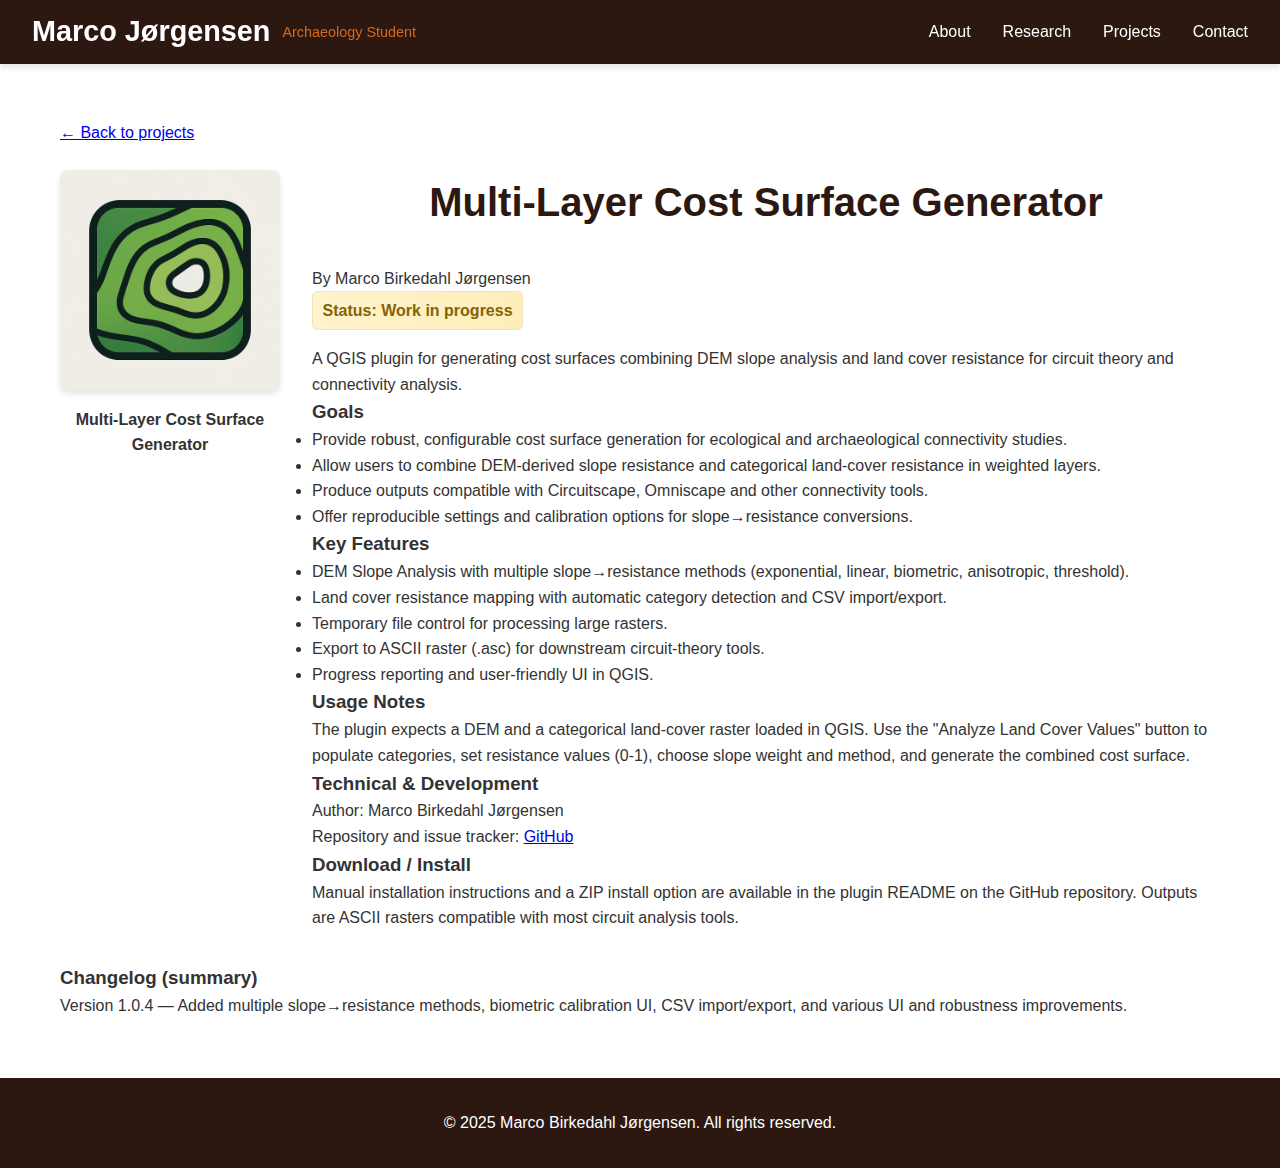
<file: projects/multi-layer-cost-surface-generator.html>
<!DOCTYPE html>
<html lang="en">
<head>
    <meta charset="UTF-8">
    <meta name="viewport" content="width=device-width, initial-scale=1.0">
    <title>Multi-Layer Cost Surface Generator — Project | Marco Birkedahl Jørgensen</title>
    <meta name="description" content="Multi-Layer Cost Surface Generator — a QGIS plugin by Marco Birkedahl Jørgensen for generating combined DEM and land-cover cost surfaces for connectivity analysis.">
    <meta name="author" content="Marco Birkedahl Jørgensen">
    <link rel="stylesheet" href="/styles.css">
    <meta name="robots" content="index, follow">
</head>
<body>
    <header>
        <nav>
            <div class="logo">
                <h1>Marco Jørgensen</h1>
                <p class="subtitle">Archaeology Student</p>
            </div>
            <ul class="nav-links">
                <li><a href="/index.html#about">About</a></li>
                <li><a href="/index.html#research">Research</a></li>
                <li><a href="/index.html#projects">Projects</a></li>
                <li><a href="/index.html#contact">Contact</a></li>
            </ul>
            <div class="hamburger">
                <span></span>
                <span></span>
                <span></span>
            </div>
        </nav>
    </header>

    <main class="container" style="padding-top:120px; padding-bottom:60px;">
        <a href="/index.html#projects">← Back to projects</a>

        <div class="project-detail" style="margin-top:1.5rem;">
                <div style="display:grid; grid-template-columns: 220px 1fr; gap:2rem; align-items:start;">
                <div>
                    <img src="/icon.png" alt="Plugin icon" style="width:100%; border-radius:8px; box-shadow: var(--shadow);">
                    <p style="margin-top:0.6rem; font-weight:700; text-align:center">Multi-Layer Cost Surface Generator</p>
                </div>
                <div>
                    <h2>Multi-Layer Cost Surface Generator</h2>
                    <p class="byline">By Marco Birkedahl Jørgensen</p>
                    <div class="project-status">Status: Work in progress</div>
                    <p>A QGIS plugin for generating cost surfaces combining DEM slope analysis and land cover resistance for circuit theory and connectivity analysis.</p>

                    <h3>Goals</h3>
                    <ul>
                        <li>Provide robust, configurable cost surface generation for ecological and archaeological connectivity studies.</li>
                        <li>Allow users to combine DEM-derived slope resistance and categorical land-cover resistance in weighted layers.</li>
                        <li>Produce outputs compatible with Circuitscape, Omniscape and other connectivity tools.</li>
                        <li>Offer reproducible settings and calibration options for slope→resistance conversions.</li>
                    </ul>

                    <h3>Key Features</h3>
                    <ul>
                        <li>DEM Slope Analysis with multiple slope→resistance methods (exponential, linear, biometric, anisotropic, threshold).</li>
                        <li>Land cover resistance mapping with automatic category detection and CSV import/export.</li>
                        <li>Temporary file control for processing large rasters.</li>
                        <li>Export to ASCII raster (.asc) for downstream circuit-theory tools.</li>
                        <li>Progress reporting and user-friendly UI in QGIS.</li>
                    </ul>

                    <h3>Usage Notes</h3>
                    <p>The plugin expects a DEM and a categorical land-cover raster loaded in QGIS. Use the "Analyze Land Cover Values" button to populate categories, set resistance values (0-1), choose slope weight and method, and generate the combined cost surface.</p>

                    <h3>Technical & Development</h3>
                    <p>Author: Marco Birkedahl Jørgensen</p>
                    <p>Repository and issue tracker: <a href="https://github.com/MarcoJ03rgensen/Multi-layer-cost-surface-generator" target="_blank">GitHub</a></p>

                    <h3>Download / Install</h3>
                    <p>Manual installation instructions and a ZIP install option are available in the plugin README on the GitHub repository. Outputs are ASCII rasters compatible with most circuit analysis tools.</p>
                </div>
            </div>

            <section style="margin-top:2rem;">
                <h3>Changelog (summary)</h3>
                <p>Version 1.0.4 — Added multiple slope→resistance methods, biometric calibration UI, CSV import/export, and various UI and robustness improvements.</p>
            </section>
        </div>
    </main>

    <footer>
        <div class="container">
            <p>&copy; 2025 Marco Birkedahl Jørgensen. All rights reserved.</p>
        </div>
    </footer>

    <script src="/script.js"></script>
</body>
</html>
</file>
<file: styles.css>
/* ===================================
   Global Styles
   =================================== */
* {
    margin: 0;
    padding: 0;
    box-sizing: border-box;
}

:root {
    --primary-color: #8B4513;
    --secondary-color: #D2691E;
    --dark-color: #2C1810;
    --light-color: #F5E6D3;
    --text-color: #333;
    --white: #fff;
    --shadow: 0 4px 6px rgba(0, 0, 0, 0.1);
}

body {
    font-family: 'Segoe UI', Tahoma, Geneva, Verdana, sans-serif;
    line-height: 1.6;
    color: var(--text-color);
    overflow-x: hidden;
}

.container {
    max-width: 1200px;
    margin: 0 auto;
    padding: 0 20px;
}

h2 {
    font-size: 2.5rem;
    margin-bottom: 2rem;
    color: var(--dark-color);
    text-align: center;
}

/* ===================================
   Header & Navigation
   =================================== */
header {
    background-color: var(--dark-color);
    position: fixed;
    width: 100%;
    top: 0;
    z-index: 1000;
    box-shadow: var(--shadow);
}

nav {
    display: flex;
    justify-content: space-between;
    align-items: center;
    padding: 1rem 2rem;
    max-width: 1400px;
    margin: 0 auto;
}

.logo {
    display: flex;
    align-items: center;
    gap: 0.75rem;
    text-decoration: none;
}

.logo-text {
    display: flex;
    flex-direction: column;
    gap: 0;
}

.logo-image {
    height: 50px;
    width: auto;
    transition: transform 0.3s ease;
    display: block;
}

.logo-image:hover {
    transform: scale(1.05);
}

.logo h1 {
    color: var(--white);
    font-size: 1.8rem;
    margin: 0;
    padding: 0;
    line-height: 1.1;
    border: none;
    text-decoration: none;
}

.subtitle {
    color: var(--secondary-color);
    font-size: 0.9rem;
    line-height: 1;
    margin: 0;
    padding: 0;
    border: none;
}

.nav-links {
    display: flex;
    list-style: none;
    gap: 2rem;
}

.nav-links a {
    color: var(--white);
    text-decoration: none;
    font-weight: 500;
    transition: color 0.3s ease;
}

.nav-links a:hover {
    color: var(--secondary-color);
}

.hamburger {
    display: none;
    flex-direction: column;
    cursor: pointer;
    gap: 4px;
}

.hamburger span {
    width: 25px;
    height: 3px;
    background-color: var(--white);
    transition: 0.3s;
}

/* ===================================
   Hero Section
   =================================== */
.hero {
    background: linear-gradient(rgba(44, 24, 16, 0.7), rgba(44, 24, 16, 0.7)), 
                url('ruins.png') center/cover no-repeat;
    height: 100vh;
    display: flex;
    align-items: center;
    justify-content: center;
    text-align: center;
    margin-top: 80px;
}

.hero-content {
    color: var(--white);
    max-width: 800px;
    padding: 2rem;
}

.hero-content h2 {
    font-size: 3rem;
    margin-bottom: 1rem;
    color: var(--white);
    animation: fadeInUp 1s ease;
}

.hero-content p {
    font-size: 1.3rem;
    margin-bottom: 2rem;
    animation: fadeInUp 1.2s ease;
}

.cta-button {
    display: inline-block;
    padding: 1rem 2.5rem;
    background-color: var(--primary-color);
    color: var(--white);
    text-decoration: none;
    border-radius: 5px;
    font-weight: 600;
    transition: background-color 0.3s ease, transform 0.3s ease;
    animation: fadeInUp 1.4s ease;
}

.cta-button:hover {
    background-color: var(--secondary-color);
    transform: translateY(-2px);
}

/* ===================================
   About Section
   =================================== */
.about {
    padding: 5rem 0;
    background-color: var(--white);
}

.about-content {
    display: grid;
    grid-template-columns: 1fr 1fr;
    gap: 3rem;
    align-items: center;
}

.about-text p {
    margin-bottom: 1.5rem;
    font-size: 1.1rem;
    line-height: 1.8;
}

.about-image img {
    width: 100%;
    border-radius: 10px;
    box-shadow: var(--shadow);
}

/* ===================================
   Research Section
   =================================== */
.research {
    padding: 5rem 0;
    background-color: var(--light-color);
}

.research-grid {
    display: grid;
    grid-template-columns: repeat(auto-fit, minmax(250px, 1fr));
    gap: 2rem;
}

.research-card {
    background-color: var(--white);
    padding: 2rem;
    border-radius: 10px;
    box-shadow: var(--shadow);
    transition: transform 0.3s ease, box-shadow 0.3s ease;
}

.research-card:hover {
    transform: translateY(-5px);
    box-shadow: 0 6px 12px rgba(0, 0, 0, 0.15);
}

.research-card h3 {
    color: var(--primary-color);
    margin-bottom: 1rem;
    font-size: 1.5rem;
}

/* ===================================
   Projects Section
   =================================== */
.projects {
    padding: 5rem 0;
    background-color: var(--white);
}

.project-gallery {
    display: grid;
    grid-template-columns: repeat(auto-fit, minmax(300px, 1fr));
    gap: 2rem;
}

.project-item {
    position: relative;
    overflow: hidden;
    border-radius: 10px;
    box-shadow: var(--shadow);
    cursor: pointer;
    height: 300px;
}

.project-item img {
    width: 100%;
    height: 100%;
    object-fit: cover;
    transition: transform 0.3s ease;
}

.project-image {
    width: 100%;
    height: 100%;
    background-size: cover;
    background-position: center;
    position: relative;
    display: flex;
    align-items: flex-end;
}

.project-name {
    display: block;
    width: 100%;
    background: rgba(0,0,0,0.6);
    color: #fff;
    padding: 0.6rem 1rem;
    font-weight: 700;
    text-align: left;
}

.project-hover {
    position: absolute;
    top: 12px;
    right: 12px;
    background: rgba(255,255,255,0.9);
    color: #111;
    padding: 0.3rem 0.6rem;
    border-radius: 4px;
    font-size: 0.9rem;
    opacity: 0;
    transition: opacity 0.2s ease, transform 0.2s ease;
}

.project-item:hover .project-hover {
    opacity: 1;
    transform: translateY(-2px);
}

/* Project status badge */
.project-badge {
    position: absolute;
    top: 12px;
    left: 12px;
    background: rgba(255,165,0,0.95); /* orange */
    color: #111;
    padding: 0.25rem 0.5rem;
    border-radius: 4px;
    font-weight: 700;
    font-size: 0.85rem;
    box-shadow: 0 2px 6px rgba(0,0,0,0.12);
}

.project-status {
    display: inline-block;
    background: linear-gradient(90deg, #fff3cd, #ffeeba);
    color: #856404;
    padding: 0.35rem 0.6rem;
    border-radius: 6px;
    font-weight: 700;
    margin-bottom: 1rem;
    border: 1px solid rgba(0,0,0,0.05);
}

.project-overlay {
    position: absolute;
    bottom: 0;
    left: 0;
    right: 0;
    background: linear-gradient(to top, rgba(44, 24, 16, 0.9), transparent);
    color: var(--white);
    padding: 2rem;
    transform: translateY(100%);
    transition: transform 0.3s ease;
}

.project-item:hover img {
    transform: scale(1.1);
}

.project-item:hover .project-overlay {
    transform: translateY(0);
}

.project-overlay h3 {
    margin-bottom: 0.5rem;
}

/* ===================================
   Contact Section
   =================================== */
.contact {
    padding: 5rem 0;
    background-color: var(--light-color);
}

.contact-content {
    display: grid;
    grid-template-columns: 1fr 1fr;
    gap: 2rem;
    align-items: start;
}

.contact-info h3 {
    color: var(--primary-color);
    margin-bottom: 1rem;
}

.contact-details {
    margin-top: 2rem;
}

.contact-details p {
    margin-bottom: 1rem;
    font-size: 1.1rem;
}

/* LinkedIn contact card in contact section */
.contact-social {
    margin-top: 0.75rem;
    display: flex;
    flex-direction: column;
    gap: 0.75rem;
}
.linkedin-card {
    display: flex;
    align-items: center;
    gap: 0.75rem;
    padding: 0.5rem 0.75rem;
    background: #f5f7fb;
    border: 1px solid rgba(10,102,194,0.08);
    border-radius: 8px;
    text-decoration: none;
    color: inherit;
    width: 100%;
    max-width: 380px;
}
.linkedin-card:hover {
    background: #eef6ff;
}
.social-icon {
    width: 48px;
    height: 48px;
    flex: 0 0 48px;
    border-radius: 50%;
    background: #fff;
    padding: 2px;
    box-shadow: 0 2px 6px rgba(10,102,194,0.08);
    object-fit: cover;
}
.social-meta strong {
    display: block;
    font-size: 0.95rem;
}
.social-handle {
    font-size: 0.85rem;
    color: #666;
}

.contact-form {
    display: flex;
    flex-direction: column;
    gap: 1rem;
    margin-top: 0;
}

.contact-form input,
.contact-form textarea {
    padding: 1rem;
    border: 2px solid #ddd;
    border-radius: 5px;
    font-family: inherit;
    font-size: 1rem;
    transition: border-color 0.3s ease;
    resize: vertical;
}

.contact-form input:focus,
.contact-form textarea:focus {
    outline: none;
    border-color: var(--primary-color);
}

.submit-button {
    padding: 1rem 2rem;
    background-color: var(--primary-color);
    color: var(--white);
    border: none;
    border-radius: 5px;
    font-size: 1rem;
    font-weight: 600;
    cursor: pointer;
    transition: background-color 0.3s ease;
}

.submit-button:hover {
    background-color: var(--secondary-color);
}

/* ===================================
   Footer
   =================================== */
footer {
    background-color: var(--dark-color);
    color: var(--white);
    text-align: center;
    padding: 2rem 0;
}

/* ===================================
   Animations
   =================================== */
@keyframes fadeInUp {
    from {
        opacity: 0;
        transform: translateY(30px);
    }
    to {
        opacity: 1;
        transform: translateY(0);
    }
}

/* ===================================
   Responsive Design
   =================================== */
@media (max-width: 768px) {
    .nav-links {
        position: fixed;
        right: -100%;
        top: 80px;
        flex-direction: column;
        background-color: var(--dark-color);
        width: 100%;
        text-align: center;
        transition: 0.3s;
        padding: 2rem 0;
    }

    .nav-links.active {
        right: 0;
    }

    .hamburger {
        display: flex;
    }

    nav {
        padding: 1rem 1rem;
    }

    .logo h1 {
        font-size: 1.5rem;
    }

    .logo-image {
        height: 45px;
    }

    .subtitle {
        font-size: 0.85rem;
    }

    .hero {
        margin-top: 70px;
        min-height: 70vh;
    }

    .hero-content h2 {
        font-size: 2rem;
    }

    .hero-content p {
        font-size: 1.1rem;
    }

    .hero-content {
        padding: 1.5rem;
    }

    .cta-button {
        padding: 0.9rem 2rem;
        font-size: 0.95rem;
    }

    .about-content,
    .contact-content {
        grid-template-columns: 1fr;
        gap: 2rem;
    }

    .about,
    .research,
    .projects,
    .contact {
        padding: 3rem 0;
    }

    .container {
        padding: 0 15px;
    }

    h2 {
        font-size: 2rem;
        margin-bottom: 1.5rem;
    }

    .research-card,
    .project-item {
        padding: 1.5rem;
    }

    .contact-form input,
    .contact-form textarea {
        font-size: 16px; /* Prevents zoom on iOS */
    }

    .linkedin-card {
        max-width: 100%;
    }

    .project-gallery {
        grid-template-columns: 1fr;
        gap: 1.5rem;
    }

    .project-item {
        height: 250px;
    }

    footer {
        padding: 1.5rem 0;
        font-size: 0.9rem;
    }
}

@media (max-width: 480px) {
    .hero {
        margin-top: 65px;
    }

    .hero-content h2 {
        font-size: 1.5rem;
    }

    .hero-content p {
        font-size: 1rem;
    }

    .logo h1 {
        font-size: 1.3rem;
    }

    .logo-image {
        height: 40px;
    }

    .subtitle {
        font-size: 0.8rem;
    }

    .research-grid {
        grid-template-columns: 1fr;
    }

    h2 {
        font-size: 1.75rem;
    }

    .research-card h3 {
        font-size: 1.3rem;
    }

    .about-text p,
    .contact-info p {
        font-size: 1rem;
    }

    .cta-button {
        padding: 0.8rem 1.5rem;
        font-size: 0.9rem;
    }

    .project-item {
        height: 220px;
    }

    nav {
        padding: 0.8rem 0.8rem;
    }
}

/* Touch device optimizations */
@media (hover: none) and (pointer: coarse) {
    .cta-button:active,
    .submit-button:active,
    .nav-links a:active {
        transform: scale(0.98);
    }

    .project-item:active {
        transform: scale(0.99);
    }

    /* Always show project hover text on touch devices */
    .project-hover {
        opacity: 0.9;
    }

    /* Make touch targets larger */
    .nav-links a {
        padding: 0.8rem 0;
        display: block;
    }

    .hamburger {
        padding: 0.5rem;
    }
}

/* Excavation gallery */
.gallery-grid {
    display: grid;
    grid-template-columns: repeat(auto-fit, minmax(180px, 1fr));
    gap: 1rem;
    margin-top: 0.5rem;
}
.gallery-item {
    background: var(--white);
    border-radius: 8px;
    overflow: hidden;
    min-height: 120px;
    display: flex;
    align-items: center;
    justify-content: center;
    box-shadow: var(--shadow);
}
.gallery-item img {
    width: 100%;
    height: 100%;
    object-fit: cover;
    display: block;
}
.gallery-item.placeholder {
    color: #666;
    font-weight: 600;
    font-size: 0.95rem;
    background: linear-gradient(180deg, #fafafa, #f5f5f5);
}

/* ===================================
   Excavation / Report page styles
   =================================== */
.excavation-article {
    background: var(--white);
    padding: 2rem;
    border-radius: 10px;
    box-shadow: 0 6px 18px rgba(0,0,0,0.08);
    color: var(--text-color);
}
.excavation-article .lead {
    font-size: 1.08rem;
    line-height: 1.9;
    color: #222;
    margin-bottom: 1rem;
}
.summary-box {
    background: linear-gradient(180deg, #fbf9f6, #fffaf5);
    border-left: 4px solid var(--primary-color);
    padding: 1rem 1.1rem;
    border-radius: 6px;
    margin-bottom: 1rem;
}
.meta-list {
    list-style: none;
    padding-left: 0;
}
.meta-list li { margin-bottom: 0.45rem; }
.excavation-article h3 { color: var(--dark-color); margin-top: 1.25rem; margin-bottom: 0.6rem; }
.excavation-article h4 { color: var(--primary-color); margin-top: 0.6rem; margin-bottom: 0.4rem; }
.excavation-article ul { margin-left: 1.25rem; margin-bottom: 1rem; }
.two-col {
    display: grid;
    grid-template-columns: 1fr 1fr;
    gap: 1.25rem;
    align-items: start;
}
.callout {
    background: #fff7e6;
    border: 1px solid rgba(0,0,0,0.04);
    padding: 0.8rem 1rem;
    border-radius: 6px;
    margin: 1rem 0;
}

@media (max-width: 768px) {
    .two-col { grid-template-columns: 1fr; }
}

/* Excavation hero/cover image */
.excavation-hero {
    position: relative;
    height: 320px;
    border-radius: 10px 10px 6px 6px;
    overflow: hidden;
    margin-bottom: 1rem;
    background-repeat: no-repeat;
    /* slightly zoom in and position lower to focus tents */
    background-size: 150%;
    background-position: center 86%;
}
.excavation-hero::before {
    content: "";
    position: absolute;
    inset: 0;
    background: linear-gradient(to bottom, rgba(0,0,0,0.25), rgba(0,0,0,0.55));
}
.excavation-hero-inner {
    position: relative;
    z-index: 2;
    height: 100%;
    display: flex;
    flex-direction: column;
    justify-content: flex-end;
    padding: 1.25rem 1.5rem;
    color: #fff;
}
.excavation-hero .hero-title {
    font-size: 1.6rem;
    font-weight: 700;
    margin: 0;
    text-shadow: 0 2px 6px rgba(0,0,0,0.5);
}
.excavation-hero .byline {
    margin: 0.25rem 0 0.45rem 0;
    font-size: 0.95rem;
    color: rgba(255,255,255,0.92);
    opacity: 0.95;
}

/* Utility: visually hidden but accessible to screen readers */
.sr-only {
    position: absolute !important;
    width: 1px !important;
    height: 1px !important;
    padding: 0 !important;
    margin: -1px !important;
    overflow: hidden !important;
    clip: rect(0, 0, 0, 0) !important;
    white-space: nowrap !important;
    border: 0 !important;
}
.excavation-hero .project-status {
    display: inline-flex;
    align-items: center;
    gap: 0.5rem;
    margin-top: 0.5rem;
    /* Use a stronger, opaque overlay for readability */
    background: rgba(0, 0, 0, 0.6);
    color: #fff;
    border-radius: 6px;
    padding: 0.35rem 0.8rem;
    font-weight: 700;
    box-shadow: 0 4px 12px rgba(0, 0, 0, 0.45);
    text-shadow: 0 1px 2px rgba(0, 0, 0, 0.6);
    backdrop-filter: none; /* remove blur which reduces legibility */
    border: none;
    font-size: 0.95rem;
    max-width: max-content; /* avoid stretching full-width */
}

/* Completed badge styles (green) */
.project-badge.completed {
    background: linear-gradient(90deg, #28a745, #218838); /* green */
    color: #fff;
}
.project-status.completed {
    /* Make the "Completed" pill high-contrast while keeping a green cue */
    background: linear-gradient(90deg, #218838, #19692c);
    color: #fff;
    border: none;
    box-shadow: 0 4px 12px rgba(25, 100, 40, 0.35);
}

@media (max-width: 768px) {
    .excavation-hero { height: 220px; }
    .excavation-hero .hero-title { font-size: 1.25rem; }
}
</file>
